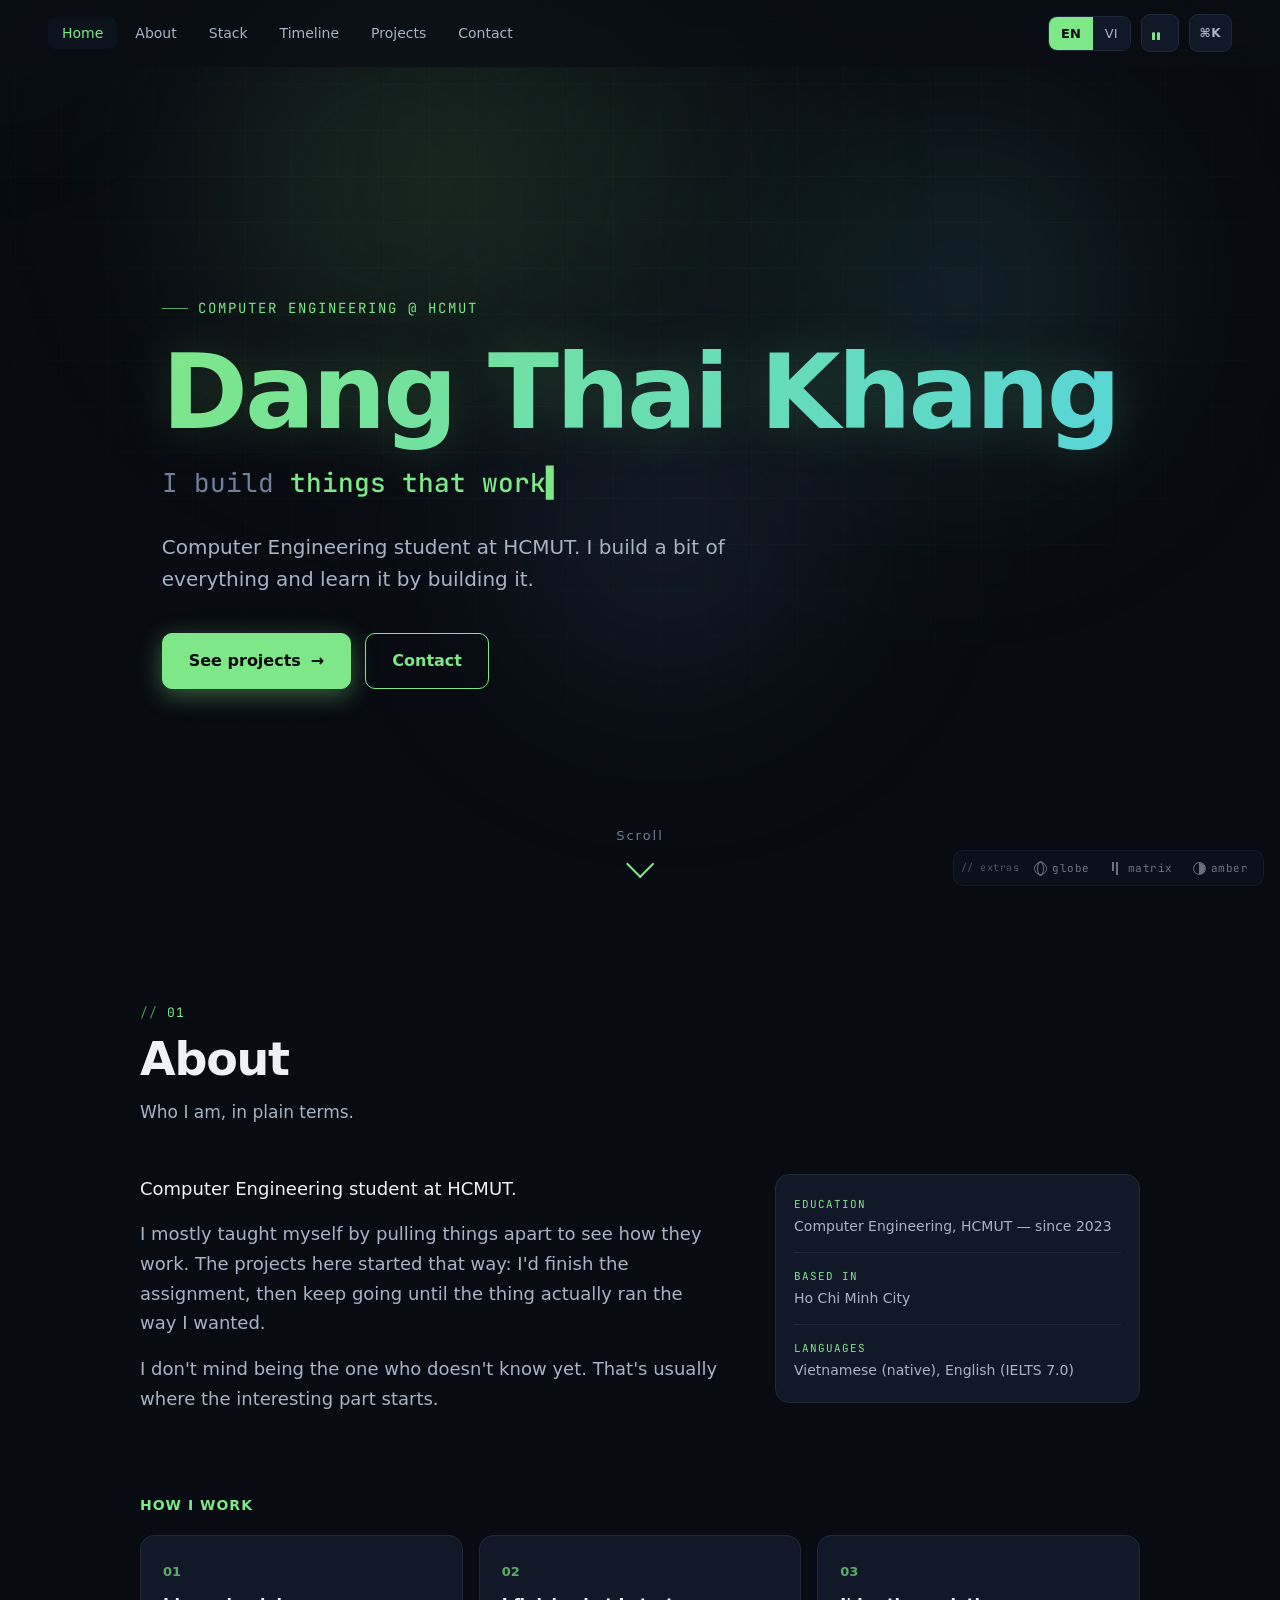
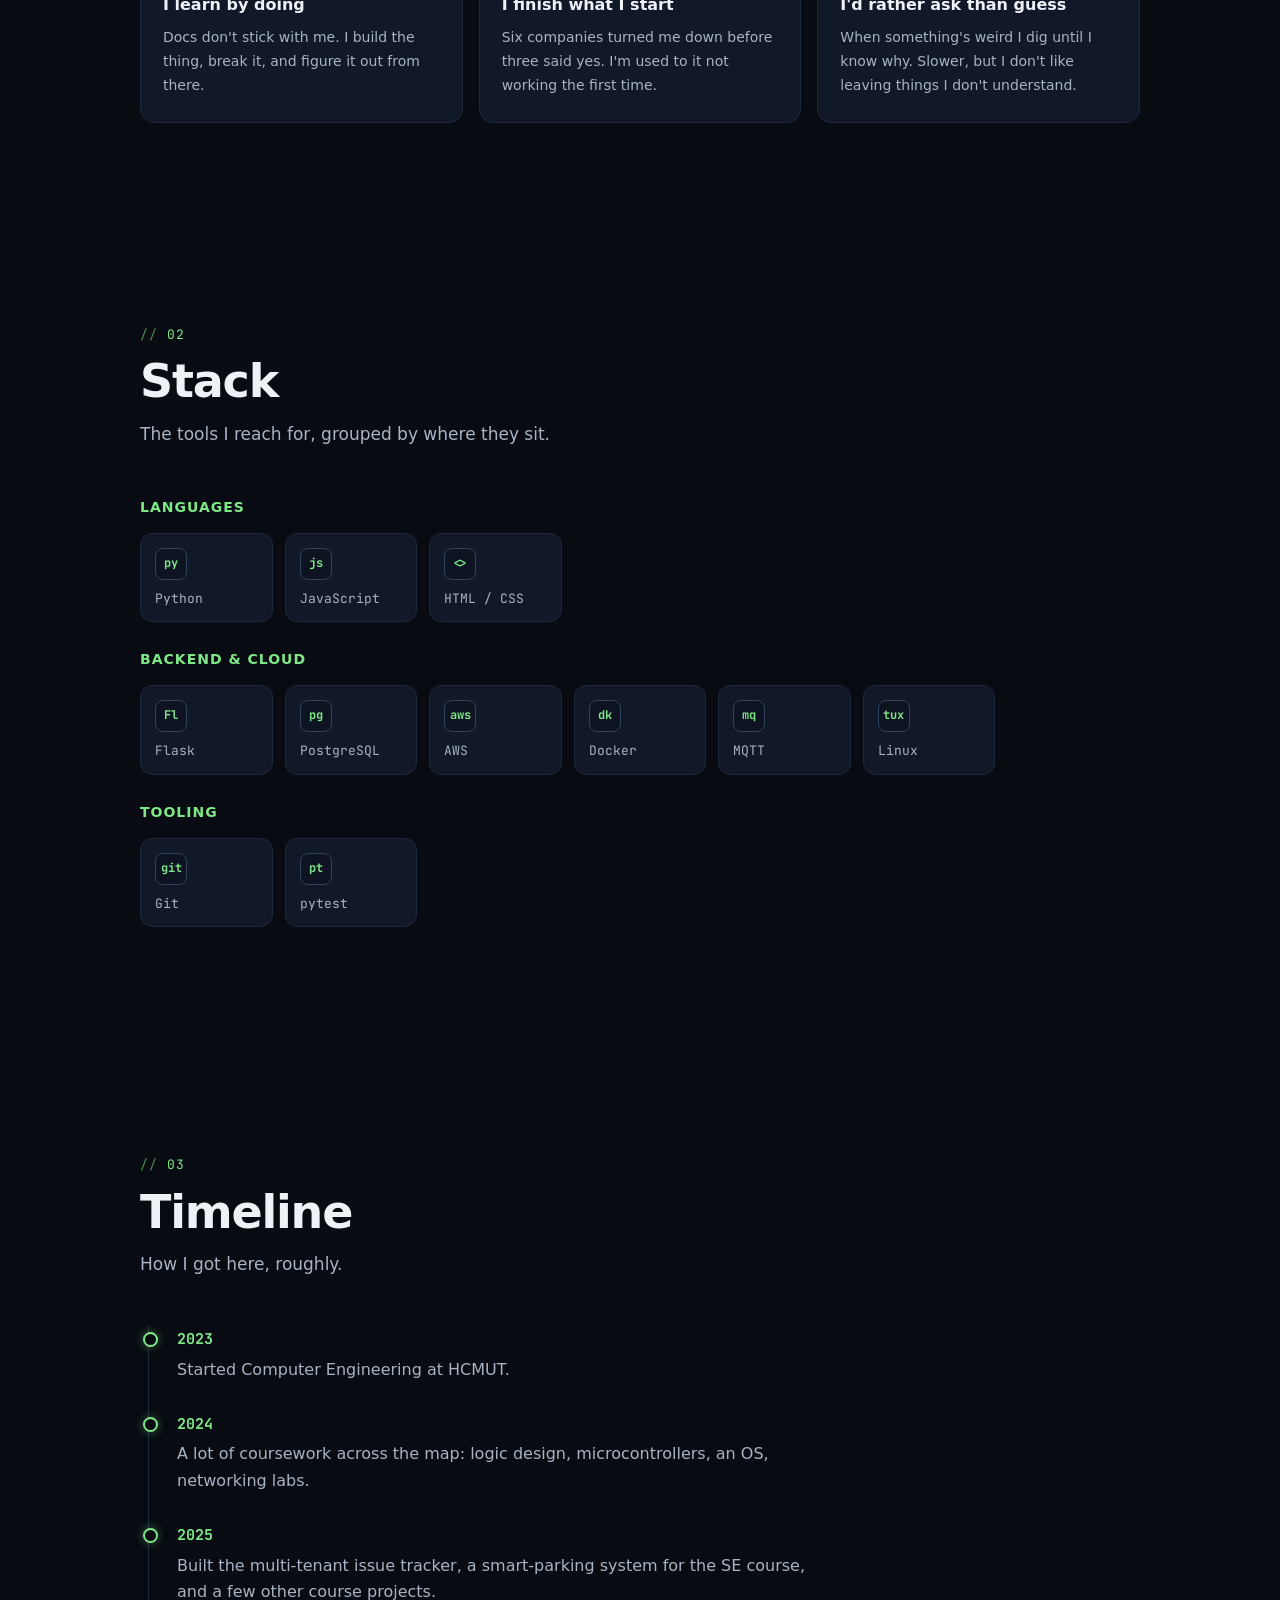
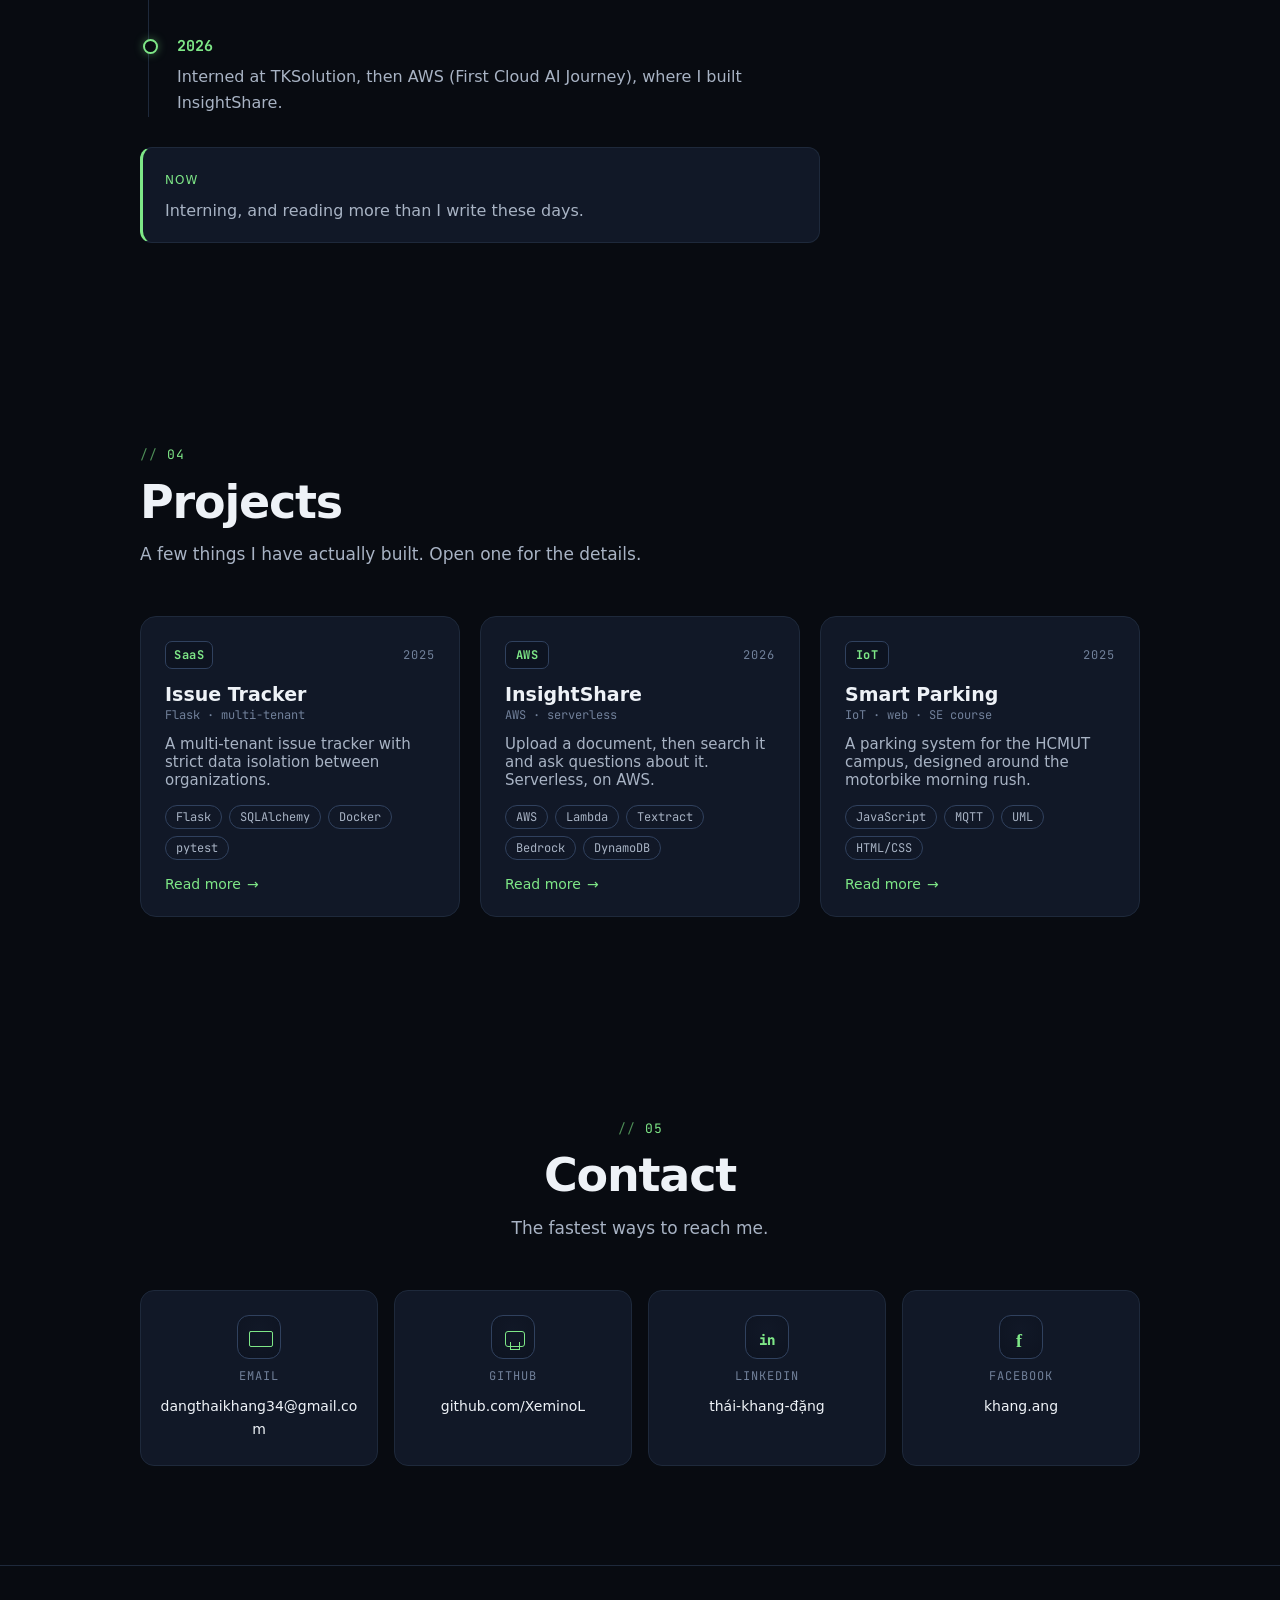
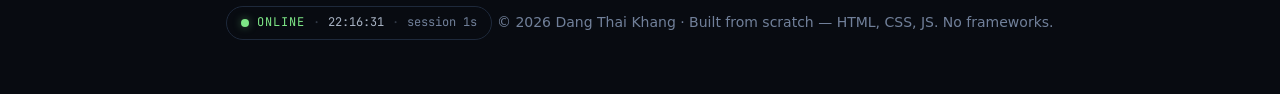
<file: index.html>
<!DOCTYPE html>
<html lang="en">
<head>
  <meta charset="UTF-8">
  <meta name="viewport" content="width=device-width, initial-scale=1.0">
  <meta name="description" content="Dang Thai Khang — Computer Engineering student at HCMUT. I have built a bit of everything, and I usually learn a thing by just building it.">
  <meta name="author" content="Dang Thai Khang">
  <meta name="theme-color" content="#0a0e14">
  <meta name="color-scheme" content="dark">
  <title>Dang Thai Khang — Computer Engineering @ HCMUT</title>

  <!-- social cards -->
  <meta property="og:title" content="Dang Thai Khang — Computer Engineering @ HCMUT">
  <meta property="og:description" content="Computer Engineering student at HCMUT. Built a bit of everything so far. This site is from scratch, no frameworks.">
  <meta property="og:type" content="website">
  <meta property="og:url" content="https://xeminol.github.io/MyPortfolio/">
  <meta property="og:image" content="https://xeminol.github.io/MyPortfolio/og.png">
  <meta property="og:image:width" content="1200">
  <meta property="og:image:height" content="630">
  <meta name="twitter:card" content="summary_large_image">
  <meta name="twitter:title" content="Dang Thai Khang — Computer Engineering @ HCMUT">
  <meta name="twitter:description" content="Computer Engineering student at HCMUT. Built a bit of everything so far. This site is from scratch, no frameworks.">
  <meta name="twitter:image" content="https://xeminol.github.io/MyPortfolio/og.png">

  <link rel="preconnect" href="https://fonts.googleapis.com">
  <link rel="preconnect" href="https://fonts.gstatic.com" crossorigin>
  <link href="https://fonts.googleapis.com/css2?family=JetBrains+Mono:wght@400;500;600;700;800&display=swap" rel="stylesheet">
  <style>
/* =====================================================================
   style.css — Dang Thai Khang portfolio (neon-dark, monospace).
   ===================================================================== */

:root {
  --bg: #080b11;
  --bg-2: #0d1320;
  --surface: #111827;
  --surface-2: #16203250;
  --border: #1e293b;
  --border-hi: #30415e;
  --green: #7ee787;
  --green-dim: #56d364;
  --cyan: #56d4dd;
  --blue: #79c0ff;
  --text: #eef2f7;
  --text-dim: #a8b3c4;
  --text-faint: #71809a;
  --glow: rgba(126, 231, 135, 0.4);
  --shadow: rgba(0, 0, 0, 0.5);
  --maxw: 1080px;
  --ease: cubic-bezier(0.22, 1, 0.36, 1);
  /* Sans for headings + prose (this is what makes it read like a real product,
     not a student's terminal). Mono kept for code, labels, tags, numbers. */
  --sans: 'Inter', system-ui, -apple-system, 'Segoe UI Variable', 'Segoe UI', Roboto, Helvetica, Arial, sans-serif;
  --mono: 'JetBrains Mono', ui-monospace, 'SF Mono', Menlo, 'Courier New', monospace;
}

/* Hidden "amber" easter egg: recolor the whole phosphor palette to amber CRT,
   add a warm tint + faint scanlines. Toggled by body.amber (type "amber"). */
body.amber {
  --bg: #100a02;
  --bg-2: #16100440;
  --surface: #1c1305;
  --surface-2: #1c130550;
  --border: #3a2a0e;
  --border-hi: #55400f;
  --green: #ffb84d;
  --green-dim: #e0952e;
  --cyan: #ffcf7a;
  --blue: #ffd9a0;
  --text: #ffe6bf;
  --text-dim: #d8b98a;
  --text-faint: #a88c62;
  --glow: rgba(255, 184, 77, 0.4);
}
body.amber::after {
  content: '';
  position: fixed; inset: 0; z-index: 9998; pointer-events: none;
  background: repeating-linear-gradient(rgba(255, 184, 77, 0.05) 0 1px, transparent 1px 3px);
  mix-blend-mode: overlay;
}
body.amber { animation: crtflicker 6s infinite; }
@keyframes crtflicker { 0%, 96%, 100% { filter: none; } 98% { filter: brightness(1.08); } }

/* ===== GLITCH EGG (amber CRT) — a rare horror-.exe flicker, then a faint
   sigil blinks into a corner for a few seconds; click it to flip amber CRT. ===== */
.glitch-overlay {
  position: fixed; inset: 0; z-index: 9997; pointer-events: none; opacity: 0;
  background:
    linear-gradient(90deg, rgba(255,0,64,0.12), transparent 8%, transparent 92%, rgba(0,200,255,0.12)),
    repeating-linear-gradient(rgba(255,255,255,0.05) 0 2px, transparent 2px 5px);
  mix-blend-mode: screen;
}
.glitch-overlay.fire { animation: glitchfire 0.42s steps(2) 1; }
@keyframes glitchfire {
  0% { opacity: 0; transform: translate(0,0); }
  15% { opacity: 1; transform: translate(-6px,2px); filter: hue-rotate(30deg); }
  30% { opacity: 0.7; transform: translate(5px,-3px); }
  45% { opacity: 1; transform: translate(-3px,1px); clip-path: inset(20% 0 40% 0); }
  60% { opacity: 0.5; transform: translate(4px,0); clip-path: inset(60% 0 10% 0); }
  100% { opacity: 0; transform: translate(0,0); clip-path: none; }
}
@media (prefers-reduced-motion: reduce) { .glitch-overlay.fire { animation: none; opacity: 0; } }

* { margin: 0; padding: 0; box-sizing: border-box; }
html { scroll-behavior: smooth; }
body {
  font-family: var(--sans);
  background: var(--bg); color: var(--text);
  line-height: 1.65; font-size: 16px; overflow-x: hidden;
  -webkit-font-smoothing: antialiased; text-rendering: optimizeLegibility;
}
/* mono only where it earns it: code, technical labels, tags, numbers, the eggs */
.mono, code, kbd, .section-num, .tech-glyph, .tech-name, .proj-icon, .proj-year,
.tag, .pmeta, .cc-label, .fact-key, .tl-year, .hero-kicker, .status-bar,
.egg-name, .egg-dock-tag, .lang-pill button, .icon-btn { font-family: var(--mono); }
body.intro-lock, body.page-open { overflow: hidden; }
img { max-width: 100%; display: block; }

/* ===== focus + selection (a11y) ===== */
:focus-visible { outline: 2px solid var(--green); outline-offset: 3px; border-radius: 6px; }
a, button { -webkit-tap-highlight-color: transparent; }
::selection { background: rgba(126, 231, 135, 0.28); color: #fff; }

/* ===== background scene =====
   Everything here is CSS transform/opacity only (GPU) — no canvas, no blur being
   re-rendered per frame. The scene wrapper is nudged by the cursor for parallax. */
.bg-scene {
  position: fixed; inset: 0; z-index: 0; pointer-events: none;
  transform: translate3d(0,0,0); will-change: transform;
}
.bg-grid {
  position: absolute; inset: -6%; pointer-events: none;
  background-image:
    linear-gradient(rgba(126,231,135,0.025) 1px, transparent 1px),
    linear-gradient(90deg, rgba(126,231,135,0.025) 1px, transparent 1px);
  background-size: 46px 46px;
  /* fade the grid out toward the edges so it reads as a surface, not wallpaper */
  -webkit-mask-image: radial-gradient(ellipse 90% 80% at 50% 32%, #000 30%, transparent 78%);
  mask-image: radial-gradient(ellipse 90% 80% at 50% 32%, #000 30%, transparent 78%);
}
.bg-glow {
  position: absolute; width: 60vw; max-width: 720px; aspect-ratio: 1;
  background: radial-gradient(circle, var(--glow) 0%, transparent 60%);
  top: -22%; left: 50%; transform: translateX(-50%);
  opacity: 0.16; animation: float 16s ease-in-out infinite; will-change: transform;
}
@keyframes float { 0%,100%{transform:translateX(-50%) translateY(0);} 50%{transform:translateX(-50%) translateY(30px);} }

/* aurora — big soft color washes drifting behind the grid */
.bg-aurora {
  position: absolute; border-radius: 50%; pointer-events: none;
  filter: blur(70px); opacity: 0.32; will-change: transform;
  mix-blend-mode: screen;
}
.bg-aurora-1 { width: 46vw; height: 46vw; top: -12%; left: 8%;
  background: radial-gradient(circle, rgba(126,231,135,0.5), transparent 68%);
  animation: aur1 26s ease-in-out infinite; }
.bg-aurora-2 { width: 42vw; height: 42vw; top: 2%; right: 4%; left: auto;
  background: radial-gradient(circle, rgba(86,212,221,0.45), transparent 68%);
  animation: aur2 32s ease-in-out infinite; }
.bg-aurora-3 { width: 40vw; height: 40vw; top: 30%; left: 32%;
  background: radial-gradient(circle, rgba(121,192,255,0.35), transparent 68%);
  animation: aur3 38s ease-in-out infinite; }
/* translate-only keyframes (no scale/no re-blur): the blur is baked once, the GPU
   just moves the layer. This is the part that keeps it smooth on a laptop. */
@keyframes aur1 { 0%,100%{transform:translate3d(0,0,0);} 50%{transform:translate3d(6vw,4vw,0);} }
@keyframes aur2 { 0%,100%{transform:translate3d(0,0,0);} 50%{transform:translate3d(-5vw,5vw,0);} }
@keyframes aur3 { 0%,100%{transform:translate3d(0,0,0);} 50%{transform:translate3d(3vw,-4vw,0);} }
@media (prefers-reduced-motion: reduce) {
  .bg-aurora, .bg-glow { animation: none; }
}
#rain { position: fixed; inset: 0; z-index: 0; pointer-events: none; opacity: 0; transition: opacity 0.8s; }
body.rain #rain { opacity: 0.16; }
.spotlight {
  position: fixed; top: 0; left: 0; width: 600px; height: 600px; margin: -300px 0 0 -300px;
  z-index: 0; pointer-events: none;
  background: radial-gradient(circle, var(--glow) 0%, transparent 60%);
  opacity: 0.06; will-change: transform;
}

/* ===== progress bar ===== */
.progress-bar {
  position: fixed; top: 0; left: 0; height: 3px; width: 0;
  background: linear-gradient(90deg, var(--green), var(--cyan));
  box-shadow: 0 0 12px var(--glow); z-index: 1000; transition: width 0.1s linear;
}

/* ===== navbar ===== */
.nav {
  position: fixed; top: 0; left: 0; right: 0; z-index: 900;
  display: flex; align-items: center; justify-content: flex-end; gap: 16px;
  padding: 14px clamp(16px, 4vw, 48px);
  background: rgba(10,14,20,0.72); backdrop-filter: blur(14px); -webkit-backdrop-filter: blur(14px);
  border-bottom: 1px solid transparent; transition: border-color 0.3s, background 0.3s;
}
.nav.scrolled { border-bottom-color: var(--border); }
.nav-links { display: flex; align-items: center; gap: 4px; list-style: none; margin-right: auto; }
.nav-links a {
  color: var(--text-dim); text-decoration: none; font-size: 14px;
  padding: 8px 14px; border-radius: 8px; transition: color 0.2s, background 0.2s;
}
.nav-links a:hover, .nav-links a.active { color: var(--green); background: var(--surface-2); }
.nav-tools { display: flex; align-items: center; gap: 10px; }
.lang-pill { display: inline-flex; border: 1px solid var(--border); border-radius: 9px; overflow: hidden; }
.lang-pill button { background: var(--surface); border: none; padding: 9px 12px; font-family: inherit; font-size: 13px; color: var(--text-dim); cursor: pointer; transition: all 0.2s; }
.lang-pill button.on { background: var(--green); color: var(--bg); font-weight: 700; }
.icon-btn {
  display: grid; place-items: center; height: 38px; min-width: 38px; padding: 0 10px; border-radius: 9px;
  background: var(--surface); border: 1px solid var(--border); color: var(--text-dim);
  cursor: pointer; font-size: 12px; font-weight: 700; letter-spacing: 0.5px; font-family: inherit; transition: all 0.2s;
}
.icon-btn:hover { color: var(--green); border-color: var(--green); box-shadow: 0 0 12px var(--glow); }
.nav-burger { display: none; }

/* ===== layout ===== */
.wrap { position: relative; z-index: 1; max-width: var(--maxw); margin: 0 auto; padding: 0 clamp(18px, 4vw, 40px); }
section { padding: clamp(72px, 11vh, 128px) 0; }
.section-head { margin-bottom: 48px; }
.section-num { color: var(--green); font-size: 13px; letter-spacing: 1px; }
.section-num::before { content: '// '; opacity: 0.6; }
.section-title { font-size: clamp(30px, 5vw, 46px); font-weight: 800; letter-spacing: -1.2px; margin-top: 10px; line-height: 1.05; }
.section-lead { color: var(--text-dim); margin-top: 14px; max-width: 620px; font-size: clamp(15px, 1.8vw, 17px); }

/* ===== reveal ===== */
.reveal { opacity: 0; transform: translateY(26px); transition: opacity 0.7s var(--ease), transform 0.7s var(--ease); }
.reveal.in { opacity: 1; transform: none; }

/* ===== HERO ===== */
.hero { position: relative; min-height: 100vh; display: flex; flex-direction: column; justify-content: center; padding-top: 80px; overflow: hidden; }
.hero-inner { position: relative; z-index: 1; }
.hero-kicker { color: var(--green); font-size: clamp(12px, 2vw, 14px); letter-spacing: 2px; text-transform: uppercase; margin-bottom: 20px; display: inline-flex; align-items: center; gap: 10px; }
.hero-kicker::before { content: ''; width: 26px; height: 1px; background: var(--green); opacity: 0.7; }
.hero-name { font-size: clamp(46px, 10vw, 104px); font-weight: 800; line-height: 1.0; letter-spacing: -3px; }
.hero-name .grad {
  background: linear-gradient(120deg, var(--green), var(--cyan) 55%, var(--blue));
  background-size: 200% 100%; -webkit-background-clip: text; background-clip: text; color: transparent;
  /* slow gradient drift + a soft glow so the name reads as lit, not printed */
  filter: drop-shadow(0 0 24px rgba(126,231,135,0.18));
  animation: gradShift 12s ease-in-out infinite;
}
@keyframes gradShift { 0%,100%{background-position:0% 50%;} 50%{background-position:100% 50%;} }
@media (prefers-reduced-motion: reduce) { .hero-name .grad { animation: none; } }
.hero-type { font-family: var(--mono); font-size: clamp(16px, 3vw, 26px); font-weight: 500; color: var(--text); margin-top: 18px; }
.hero-type .dim { color: var(--text-faint); font-weight: 400; }
.hero-type #typeText { color: var(--green); }
.type-caret { color: var(--green); animation: blink 1.1s step-end infinite; }
@keyframes blink { 0%,100%{opacity:1;} 50%{opacity:0;} }
.hero-tagline { color: var(--text-dim); font-size: clamp(16px, 2.4vw, 20px); max-width: 620px; margin-top: 26px; line-height: 1.6; }
.hero-actions { display: flex; flex-wrap: wrap; gap: 14px; margin-top: 38px; }
.btn { font-family: inherit; font-size: 16px; font-weight: 600; padding: 14px 26px; border-radius: 10px; cursor: pointer; text-decoration: none; display: inline-flex; align-items: center; gap: 10px; transition: all 0.25s var(--ease); border: 1px solid var(--green); }
.btn-primary { background: var(--green); color: var(--bg); box-shadow: 0 6px 24px var(--glow); }
.btn-primary:hover { transform: translateY(-3px); box-shadow: 0 10px 32px var(--glow); }
.btn-ghost { background: transparent; color: var(--green); }
.btn-ghost:hover { background: var(--surface-2); transform: translateY(-3px); }
.scroll-hint { position: absolute; bottom: 26px; left: 50%; transform: translateX(-50%); color: var(--text-faint); font-size: 13px; letter-spacing: 2px; display: flex; flex-direction: column; align-items: center; gap: 8px; text-decoration: none; z-index: 1; }
.scroll-hint .arrow { width: 20px; height: 20px; border-right: 2px solid var(--green); border-bottom: 2px solid var(--green); transform: rotate(45deg); animation: bob 1.6s ease-in-out infinite; }
@keyframes bob { 0%,100%{transform:rotate(45deg) translate(0,0); opacity:0.4;} 50%{transform:rotate(45deg) translate(4px,4px); opacity:1;} }

/* ===== ABOUT ===== */
.about-grid { display: grid; grid-template-columns: minmax(0, 1.6fr) minmax(0, 1fr); gap: clamp(24px, 4vw, 56px); align-items: start; }
.about-text { max-width: 720px; }
.about-text p { color: var(--text-dim); font-size: clamp(15px, 1.6vw, 18px); margin-bottom: 16px; }
.about-text p:first-child { color: var(--text); }
.about-facts { display: flex; flex-direction: column; gap: 0; background: var(--surface); border: 1px solid var(--border); border-radius: 14px; padding: 6px 18px; }
.fact { display: flex; flex-direction: column; gap: 2px; padding: 14px 0; border-bottom: 1px solid var(--border); }
.fact:last-child { border-bottom: none; }
.fact-key { color: var(--green); font-size: 11px; letter-spacing: 1px; text-transform: uppercase; }
.fact-val { color: var(--text-dim); font-size: 14px; }

/* how I work */
.approach { margin-top: clamp(40px, 6vw, 64px); }
.approach-label { font-size: 14px; color: var(--green); letter-spacing: 1px; text-transform: uppercase; margin-bottom: 18px; }
.ap-grid { display: grid; grid-template-columns: repeat(auto-fit, minmax(min(100%, 250px), 1fr)); gap: 16px; }
.ap-card { position: relative; background: var(--surface); border: 1px solid var(--border); border-radius: 14px; padding: 22px 22px 24px; transition: border-color 0.25s, transform 0.25s, box-shadow 0.25s; }
.ap-card:hover { border-color: var(--border-hi); transform: translateY(-3px); box-shadow: 0 12px 30px var(--shadow); }
.ap-num { color: var(--green); font-size: 13px; font-weight: 700; opacity: 0.7; }
.ap-card h4 { font-size: 16px; margin: 8px 0 8px; color: var(--text); }
.ap-card p { color: var(--text-dim); font-size: 14px; line-height: 1.7; }

/* ===== STACK (tech tiles) ===== */
.tech-group { margin-bottom: 26px; }
.tech-group h3 { font-size: 14px; color: var(--green); margin-bottom: 14px; letter-spacing: 1px; text-transform: uppercase; }
.tech-tiles { display: grid; grid-template-columns: repeat(auto-fill, minmax(min(100%, 122px), 1fr)); gap: 12px; }
.tech-tile { display: flex; flex-direction: column; align-items: flex-start; justify-content: center; gap: 10px; background: var(--surface); border: 1px solid var(--border); border-radius: 12px; padding: 14px; min-height: 84px; transition: border-color 0.25s, transform 0.25s, box-shadow 0.25s; }
.tech-tile:hover { border-color: var(--green); transform: translateY(-3px); box-shadow: 0 10px 28px var(--shadow); }
.tech-glyph { display: grid; place-items: center; width: 32px; height: 32px; flex-shrink: 0; border-radius: 8px; border: 1px solid var(--border-hi); color: var(--green); font-size: 12px; font-weight: 700; background: var(--bg-2); }
.tech-name { font-size: 13px; color: var(--text-dim); line-height: 1.35; overflow-wrap: anywhere; }
.tech-tile:hover .tech-name { color: var(--text); }

/* ===== TIMELINE ===== */
.timeline { position: relative; margin-left: 8px; padding-left: 28px; border-left: 1px solid var(--border); }
.tl-item { position: relative; padding-bottom: 28px; }
.tl-item:last-child { padding-bottom: 0; }
.tl-item::before { content: ''; position: absolute; left: -34px; top: 6px; width: 11px; height: 11px; border-radius: 50%; background: var(--bg); border: 2px solid var(--green); box-shadow: 0 0 10px var(--glow); }
.tl-year { color: var(--green); font-weight: 700; font-size: 15px; }
.tl-text { color: var(--text-dim); font-size: 16px; margin-top: 4px; max-width: 640px; }
.now-card { margin-top: 30px; background: var(--surface); border: 1px solid var(--border); border-left: 3px solid var(--green); border-radius: 12px; padding: 18px 22px; max-width: 680px; }
.now-card .now-label { color: var(--green); font-size: 12px; letter-spacing: 1px; text-transform: uppercase; }
.now-card p { color: var(--text-dim); font-size: 16px; margin-top: 6px; }

/* ===== PROJECTS ===== */
.proj-grid { display: grid; grid-template-columns: repeat(auto-fill, minmax(min(100%, 290px), 1fr)); gap: 20px; }
/* A single featured project gets a wider centered card instead of a lonely box on the left. */
.proj-grid.single { grid-template-columns: 1fr; max-width: 540px; }
.proj-card {
  position: relative; text-align: left; cursor: pointer; background: var(--surface);
  border: 1px solid var(--border); border-radius: 16px; padding: 24px; font-family: inherit; color: inherit;
  overflow: hidden; transform-style: preserve-3d; will-change: transform;
  transform: perspective(820px) rotateX(var(--rx, 0deg)) rotateY(var(--ry, 0deg)) translateY(var(--ty, 0px));
  transition: transform 0.2s var(--ease), border-color 0.3s, box-shadow 0.3s;
}
.proj-card::after { content: ''; position: absolute; inset: 0; border-radius: 16px; background: radial-gradient(400px circle at var(--mx,50%) var(--my,0%), rgba(126,231,135,0.09), transparent 60%); opacity: 0; transition: opacity 0.3s; pointer-events: none; }
.proj-card:hover { border-color: var(--green); box-shadow: 0 16px 40px var(--shadow); }
.proj-card:hover::after { opacity: 1; }
.proj-card:focus-visible { outline: 2px solid var(--green); outline-offset: 3px; }
.proj-top { display: flex; align-items: center; justify-content: space-between; gap: 10px; }
.proj-year { color: var(--text-faint); font-size: 12px; letter-spacing: 1px; }
.proj-icon { display: inline-grid; place-items: center; min-width: 44px; height: 28px; padding: 0 8px; border-radius: 7px; border: 1px solid var(--border-hi); background: var(--bg-2); color: var(--green); font-size: 12px; font-weight: 700; letter-spacing: 0.5px; }
.proj-card h3 { font-size: 19px; margin: 14px 0 2px; }
.pmeta { color: var(--text-faint); font-size: 12px; }
.pshort { color: var(--text-dim); font-size: 15px; margin: 12px 0 16px; }
.proj-tags { display: flex; flex-wrap: wrap; gap: 7px; }
.tag { font-size: 12px; padding: 3px 10px; border: 1px solid var(--border-hi); border-radius: 20px; color: var(--text-dim); }
.proj-more { margin-top: 16px; color: var(--green); font-size: 14px; display: inline-flex; align-items: center; gap: 6px; }
.proj-more .ar { transition: transform 0.2s; }
.proj-card:hover .proj-more .ar { transform: translateX(4px); }

/* ===== CONTACT ===== */
.contact .section-head { text-align: center; }
.contact .section-lead { margin-left: auto; margin-right: auto; }
.contact-cards { display: grid; grid-template-columns: repeat(auto-fit, minmax(180px, 1fr)); gap: 16px; }
.contact-card { background: var(--surface); border: 1px solid var(--border); border-radius: 14px; padding: 24px 18px; text-decoration: none; color: var(--text); transition: all 0.3s var(--ease); display: flex; flex-direction: column; align-items: center; gap: 8px; }
.contact-card:hover { border-color: var(--green); transform: translateY(-5px); box-shadow: 0 14px 36px var(--shadow); }
.contact-card .cc-label { color: var(--text-faint); font-size: 12px; letter-spacing: 1px; text-transform: uppercase; }
.contact-card .cc-value { font-size: 14px; overflow-wrap: anywhere; text-align: center; }
/* self-drawn contact marks (no emoji) */
.cc-icon { position: relative; width: 44px; height: 44px; border-radius: 12px; border: 1px solid var(--border-hi); background: radial-gradient(circle at 50% 35%, var(--surface), var(--bg-2)); transition: box-shadow 0.3s var(--ease), border-color 0.3s; }
.contact-card:hover .cc-icon { border-color: var(--green); box-shadow: 0 0 0 4px rgba(126, 231, 135, 0.08), 0 6px 18px rgba(126, 231, 135, 0.12); }
.cc-icon::before, .cc-icon::after { content: ''; position: absolute; }
.cc-mail::before { left: 11px; top: 15px; width: 22px; height: 14px; border: 1.6px solid var(--green); border-radius: 2px; }
.cc-mail::after { left: 11px; top: 15px; width: 22px; height: 11px; border-top: 1.6px solid var(--green); transform: skewX(0); clip-path: polygon(0 0, 50% 80%, 100% 0); }
.cc-gh::before { left: 13px; top: 15px; width: 18px; height: 14px; color: var(--green); border: 1.6px solid var(--green); border-radius: 3px; }
.cc-gh::after { left: 18px; top: 26px; width: 8px; height: 7px; border: 1.6px solid var(--green); border-top: none; }
.cc-in::before { left: 13px; top: 13px; content: 'in'; color: var(--green); font-size: 14px; font-weight: 800; font-family: 'JetBrains Mono', monospace; }
.cc-in::after { display: none; }
.cc-fb::before { left: 16px; top: 11px; content: 'f'; color: var(--green); font-size: 18px; font-weight: 800; font-family: Georgia, serif; }
.cc-fb::after { display: none; }

/* ===== np-logo (equalizer mark used in nav + popup) =====
   Still by default; only animates while music is actually playing (.playing). */
.np-logo { display: inline-flex; align-items: flex-end; gap: 2px; width: 16px; height: 14px; }
.np-logo::before, .np-logo::after { content: ''; width: 3px; height: 14px; background: var(--green); border-radius: 1px; transform: scaleY(0.55); transform-origin: bottom; }
.np-logo.playing::before, .np-logo.playing::after { animation: eq 0.9s ease-in-out infinite; will-change: transform; }
.np-logo.playing::before { animation-delay: 0.15s; }
/* scaleY instead of height so the bars animate on the GPU (no per-frame reflow) */
@keyframes eq { 0%,100%{transform:scaleY(0.35);} 50%{transform:scaleY(1);} }

/* ===== SPOTIFY popup ===== */
.sp-popup { position: fixed; inset: 0; z-index: 1300; display: grid; place-items: start center; padding-top: 80px; background: rgba(5,8,13,0.6); backdrop-filter: blur(6px); -webkit-backdrop-filter: blur(6px); opacity: 0; pointer-events: none; transition: opacity 0.25s var(--ease); }
.sp-popup.open { opacity: 1; pointer-events: auto; }
.sp-card { width: min(440px, 92vw); background: var(--bg-2); border: 1px solid var(--border-hi); border-radius: 14px; padding: 18px; box-shadow: 0 30px 80px var(--shadow); transform: translateY(-12px); transition: transform 0.25s var(--ease); }
.sp-popup.open .sp-card { transform: none; }
.sp-card.live { border-color: var(--green); box-shadow: 0 0 30px var(--glow); }
.sp-top { display: flex; align-items: center; gap: 10px; margin-bottom: 14px; }
.sp-status { font-size: 11px; letter-spacing: 1px; text-transform: uppercase; color: var(--text-faint); }
.sp-card.live .sp-status { color: var(--green); }
.sp-close { margin-left: auto; background: none; border: 1px solid var(--border); color: var(--text-dim); width: 28px; height: 28px; border-radius: 7px; cursor: pointer; font-family: inherit; transition: all 0.2s; }
.sp-close:hover { color: var(--green); border-color: var(--green); }
.sp-body { display: flex; align-items: center; gap: 14px; text-decoration: none; color: var(--text); }
.sp-art { width: 56px; height: 56px; border-radius: 8px; object-fit: cover; flex-shrink: 0; }
.sp-art.ph { display: grid; place-items: center; background: var(--surface); }
.sp-meta { display: flex; flex-direction: column; min-width: 0; flex: 1; }
.sp-title { font-weight: 700; font-size: 15px; white-space: nowrap; overflow: hidden; text-overflow: ellipsis; }
.sp-artist { color: var(--text-dim); font-size: 13px; white-space: nowrap; overflow: hidden; text-overflow: ellipsis; }
.sp-idle { color: var(--text-faint); }
.sp-bars { display: flex; align-items: flex-end; gap: 2px; height: 18px; flex-shrink: 0; }
.sp-bars i { width: 3px; background: var(--green); border-radius: 1px; animation: eq 0.9s ease-in-out infinite; }
.sp-bars i:nth-child(1){animation-delay:0s;} .sp-bars i:nth-child(2){animation-delay:0.2s;}
.sp-bars i:nth-child(3){animation-delay:0.4s;} .sp-bars i:nth-child(4){animation-delay:0.1s;}

/* ===== GLOBE overlay ===== */
.globe-overlay { position: fixed; inset: 0; z-index: 1500; display: grid; place-items: center; background: radial-gradient(ellipse at center, #0a1018 0%, #05080d 70%, #03050a 100%); opacity: 0; pointer-events: none; transition: opacity 0.5s var(--ease); }
.globe-overlay.open { opacity: 1; pointer-events: auto; }
.globe-close { position: absolute; top: 22px; right: 24px; background: none; border: 1px solid var(--border-hi); color: var(--text-dim); width: 38px; height: 38px; border-radius: 9px; cursor: pointer; font-family: inherit; font-size: 16px; transition: all 0.2s; z-index: 2; }
.globe-close:hover { color: var(--green); border-color: var(--green); box-shadow: 0 0 14px var(--glow); }
#globe { display: block; cursor: grab; touch-action: none; }
.globe-hint { position: absolute; bottom: 26px; left: 50%; transform: translateX(-50%); color: var(--text-faint); font-size: 12px; letter-spacing: 1px; z-index: 2; pointer-events: none; }

/* ===== hidden matrix glyph in footer ===== */
/* Egg dock — a small terminal-style panel of extras, fixed bottom-right.
   Static, distinct icons + labels: reads as clickable without being loud. */
.egg-dock {
  position: fixed; right: 16px; bottom: 14px; z-index: 60;
  display: flex; align-items: center; gap: 4px; padding: 5px 7px;
  background: color-mix(in srgb, var(--surface) 82%, transparent);
  border: 1px solid var(--border); border-radius: 10px;
  backdrop-filter: blur(6px); opacity: 0.62; transition: opacity 0.25s;
}
.egg-dock:hover { opacity: 1; }
.egg-dock-tag { font-family: 'JetBrains Mono', monospace; font-size: 10px; color: var(--text-faint); letter-spacing: 0.5px; margin-right: 3px; }
.egg {
  display: inline-flex; align-items: center; gap: 5px; padding: 4px 7px;
  background: transparent; border: 1px solid transparent; border-radius: 7px;
  cursor: pointer; color: var(--text-dim); transition: all 0.2s var(--ease);
}
.egg:hover { border-color: var(--green); color: var(--green); background: var(--bg-2); }
.egg:focus-visible { outline: 2px solid var(--green); outline-offset: 2px; }
.egg-name { font-family: 'JetBrains Mono', monospace; font-size: 11px; letter-spacing: 0.5px; }
.egg-ico { position: relative; width: 13px; height: 13px; flex: none; }
/* globe — ringed circle with a meridian */
.egg-ico-globe { border: 1.4px solid currentColor; border-radius: 50%; }
.egg-ico-globe::before { content: ''; position: absolute; inset: 0; margin: auto; width: 5px; height: 13px; border: 1.4px solid currentColor; border-radius: 50%; }
/* matrix — three falling bars */
.egg-ico-matrix::before, .egg-ico-matrix::after { content: ''; position: absolute; top: 0; width: 2px; background: currentColor; }
.egg-ico-matrix::before { left: 2px; height: 9px; box-shadow: 4px 3px 0 currentColor; }
.egg-ico-matrix::after { left: 6px; height: 13px; }
/* amber — half-filled circle (day/night) */
.egg-ico-amber { border: 1.4px solid currentColor; border-radius: 50%; overflow: hidden; }
.egg-ico-amber::before { content: ''; position: absolute; right: 0; top: 0; bottom: 0; width: 50%; background: currentColor; }
@media (max-width: 560px) { .egg-name, .egg-dock-tag { display: none; } .egg { padding: 5px; } }
@keyframes glitch { 0%,92%{transform:translate(0,0);} 93%{transform:translate(-1px,1px); opacity:0.6;} 94%{transform:translate(1px,-1px);} 95%{transform:translate(0,0); opacity:0.3;} }

/* ===== footer + status ===== */
footer { text-align: center; padding: 40px 16px; border-top: 1px solid var(--border); color: var(--text-faint); font-size: 14px; position: relative; z-index: 1; }
.status-bar { display: inline-flex; align-items: center; gap: 8px; font-size: 12px; color: var(--text-faint); margin-bottom: 14px; padding: 6px 14px; border: 1px solid var(--border); border-radius: 20px; }
.status-bar .st-dot { width: 8px; height: 8px; border-radius: 50%; background: var(--green); box-shadow: 0 0 8px var(--glow); animation: stPulse 3.5s ease-in-out infinite; }
@keyframes stPulse { 0%,100%{opacity:1;} 50%{opacity:0.72;} }
.status-bar .st-label { color: var(--green); letter-spacing: 1px; }
.status-bar .st-sep { opacity: 0.4; }
#stClock { color: var(--text-dim); }

/* ===== PROJECT DETAIL PAGE ===== */
.project-page { position: fixed; inset: 0; z-index: 1100; overflow-y: auto; background: var(--bg); opacity: 0; pointer-events: none; transition: opacity 0.4s var(--ease); }
.project-page.open { opacity: 1; pointer-events: auto; }
.project-page:focus { outline: none; }
.pp-wrap { max-width: 780px; padding-top: 70px; padding-bottom: 90px; }
.pp-back { display: inline-flex; align-items: center; gap: 8px; background: var(--surface); border: 1px solid var(--border); color: var(--text-dim); font-family: inherit; font-size: 14px; padding: 9px 16px; border-radius: 9px; cursor: pointer; margin-bottom: 30px; transition: color 0.2s, border-color 0.2s; }
.pp-back:hover { color: var(--green); border-color: var(--green); }
.pp-back .ar { transition: transform 0.2s; }
.pp-back:hover .ar { transform: translateX(-3px); }
.pp-head { display: flex; align-items: center; gap: 16px; }
.pp-head-text { min-width: 0; }
.pp-icon { display: inline-grid; place-items: center; min-width: 56px; height: 40px; padding: 0 12px; border-radius: 10px; border: 1px solid var(--border-hi); background: var(--bg-2); color: var(--green); font-size: 15px; font-weight: 700; letter-spacing: 0.5px; flex-shrink: 0; }
.pp-name { font-size: clamp(26px, 5.5vw, 44px); font-weight: 800; letter-spacing: -1px; line-height: 1.1; }
.pp-meta { color: var(--text-faint); font-size: clamp(13px, 2.2vw, 16px); margin-top: 4px; }
.pp-tags { display: flex; flex-wrap: wrap; gap: 8px; margin: 22px 0 28px; }

.pp-block-label { display: block; color: var(--green); font-size: 11px; letter-spacing: 1px; text-transform: uppercase; margin-bottom: 10px; }

/* at a glance */
.pp-glance { background: var(--surface); border: 1px solid var(--border); border-left: 3px solid var(--green); border-radius: 12px; padding: 18px 22px; margin-bottom: 26px; }
.pp-glance ul { list-style: none; display: grid; grid-template-columns: repeat(auto-fit, minmax(min(100%, 240px), 1fr)); gap: 9px 24px; }
.pp-glance li { position: relative; padding-left: 22px; color: var(--text-dim); font-size: 14px; line-height: 1.5; }
.pp-glance li::before { content: ''; position: absolute; left: 3px; top: 4px; width: 6px; height: 10px; border: solid var(--green); border-width: 0 2px 2px 0; transform: rotate(45deg); }

/* flow diagram */
.pp-flow { margin-bottom: 30px; }
.flow { display: flex; flex-wrap: wrap; align-items: center; gap: 10px 4px; }
.flow-step { display: inline-flex; align-items: center; gap: 6px; }
.flow-node { display: inline-block; padding: 8px 13px; border: 1px solid var(--border-hi); border-radius: 9px; background: var(--bg-2); color: var(--text-dim); font-size: 13px; white-space: nowrap; animation: flowIn 0.45s var(--ease) both; animation-delay: var(--d, 0ms); }
.flow-arrow { color: var(--green); opacity: 0.55; font-size: 14px; }
@keyframes flowIn { from { opacity: 0; transform: translateY(8px); } to { opacity: 1; transform: none; } }

/* story blocks (override the global section padding — these are subsections) */
.pp-block { margin-bottom: 24px; padding: 0; }
.pp-h { font-size: 12px; color: var(--green); letter-spacing: 1px; text-transform: uppercase; font-weight: 700; margin-bottom: 8px; }
.pp-block p { color: var(--text-dim); font-size: clamp(15px, 1.7vw, 17px); line-height: 1.8; }
.pp-block:first-of-type p { color: var(--text); }

/* footer */
.pp-foot { margin-top: 32px; padding-top: 22px; border-top: 1px solid var(--border); display: flex; flex-wrap: wrap; align-items: center; gap: 6px 16px; }
.pp-gh { font-size: 15px; }
.pp-note { color: var(--text-faint); font-size: 13px; }

/* shared link style */
.tlink { color: var(--green); text-decoration: none; border-bottom: 1px dotted var(--green); transition: all 0.2s; }
.tlink:hover { text-shadow: 0 0 8px var(--glow); }

/* ===== COMMAND PALETTE ===== */
.palette { position: fixed; inset: 0; z-index: 1300; display: grid; place-items: start center; padding-top: 14vh; background: rgba(5,8,13,0.7); backdrop-filter: blur(6px); -webkit-backdrop-filter: blur(6px); opacity: 0; pointer-events: none; transition: opacity 0.2s var(--ease); }
.palette.open { opacity: 1; pointer-events: auto; }
.palette-box { width: min(520px, 92vw); background: var(--bg-2); border: 1px solid var(--border-hi); border-radius: 14px; overflow: hidden; box-shadow: 0 30px 80px var(--shadow); }
.palette-input { width: 100%; background: none; border: none; border-bottom: 1px solid var(--border); outline: none; color: var(--text); font-family: inherit; font-size: 17px; padding: 18px 20px; }
.palette-list { list-style: none; max-height: 50vh; overflow-y: auto; padding: 6px; }
.pl-item { display: flex; align-items: center; gap: 12px; padding: 11px 14px; border-radius: 9px; cursor: pointer; color: var(--text-dim); font-size: 15px; }
.pl-item.sel, .pl-item:hover { background: var(--surface); color: var(--green); }
.pl-icon { width: 22px; text-align: center; }
.pl-empty { color: var(--text-faint); padding: 18px; text-align: center; }

/* ===== system boot intro (canvas HUD) ===== */
.intro { position: fixed; inset: 0; z-index: 2000; background: radial-gradient(ellipse at center, #0a1018 0%, #05080d 70%, #03050a 100%); transition: opacity 0.5s var(--ease), visibility 0.5s; }
.intro.done { opacity: 0; visibility: hidden; }
.hud-cv { position: absolute; inset: 0; width: 100%; height: 100%; }
.intro-log { position: absolute; left: clamp(16px, 5vw, 60px); bottom: clamp(20px, 6vh, 60px); z-index: 3; font-size: 12px; text-align: left; width: min(340px, 80vw); }
.log-line { color: var(--text-dim); opacity: 0; transform: translateX(-8px); transition: all 0.3s var(--ease); margin: 3px 0; }
.log-line.in { opacity: 1; transform: none; }
.log-ok { color: var(--green); }

/* ===== toast ===== */
.toast { position: fixed; left: 50%; bottom: 32px; transform: translate(-50%, 16px); opacity: 0; visibility: hidden; background: var(--surface); border: 1px solid var(--green); border-radius: 12px; padding: 13px 22px; color: var(--text); font-size: 15px; z-index: 1400; box-shadow: 0 12px 36px var(--shadow); transition: transform 0.4s var(--ease), opacity 0.4s var(--ease), visibility 0.4s; max-width: 90vw; }
.toast.show { transform: translate(-50%, 0); opacity: 1; visibility: visible; }

/* ===== responsive ===== */
@media (max-width: 860px) {
  .about-grid { grid-template-columns: 1fr; gap: 28px; }
  .about-facts { max-width: 520px; }
}
@media (max-width: 760px) { .tech-tiles { grid-template-columns: repeat(auto-fill, minmax(104px, 1fr)); } }
@media (max-width: 680px) {
  .nav-links {
    position: fixed; top: 64px; right: 12px; left: 12px; flex-direction: column; align-items: stretch; gap: 4px;
    background: var(--bg-2); border: 1px solid var(--border); border-radius: 12px; padding: 10px;
    box-shadow: 0 16px 40px var(--shadow); transform: translateY(-12px); opacity: 0; pointer-events: none; transition: all 0.25s var(--ease);
  }
  .nav-links.open { transform: none; opacity: 1; pointer-events: auto; }
  .nav-links a { padding: 12px 14px; font-size: 16px; }
  .nav-burger { display: grid; }
  #paletteBtn { display: none; }
  .pp-icon { font-size: 36px; }
}
@media (prefers-reduced-motion: reduce) {
  *, *::before, *::after { animation-duration: 0.01ms !important; transition-duration: 0.12s !important; }
  html { scroll-behavior: auto; }
  .reveal { opacity: 1; transform: none; }
}

</style>
  <!-- self-drawn monogram favicon (no emoji) -->
  <link rel="icon" href="data:image/svg+xml,%3Csvg xmlns='http://www.w3.org/2000/svg' viewBox='0 0 64 64'%3E%3Crect width='64' height='64' rx='14' fill='%230a0e14'/%3E%3Crect x='4' y='4' width='56' height='56' rx='11' fill='none' stroke='%237ee787' stroke-width='2'/%3E%3Ctext x='32' y='43' font-family='monospace' font-size='28' font-weight='700' text-anchor='middle' fill='%237ee787'%3EDK%3C/text%3E%3C/svg%3E">
</head>
<body class="intro-lock">
  <!-- system boot intro: HUD on canvas (runs every visit; Skip available) -->
  <div class="intro" id="intro">
    <canvas id="hud" class="hud-cv" aria-hidden="true"></canvas>
    <div class="intro-log" id="introLog"></div>
  </div>

  <div class="bg-scene" id="bgScene" aria-hidden="true">
    <div class="bg-aurora bg-aurora-1"></div>
    <div class="bg-aurora bg-aurora-2"></div>
    <div class="bg-aurora bg-aurora-3"></div>
    <div class="bg-grid"></div>
    <div class="bg-glow"></div>
  </div>
  <div class="spotlight" id="spotlight" aria-hidden="true"></div>
  <div class="glitch-overlay" id="glitchOverlay" aria-hidden="true"></div>
  <canvas id="rain"></canvas>

  <div class="progress-bar" id="progress"></div>

  <!-- NAVBAR (no brand / logo) -->
  <nav class="nav" id="nav">
    <ul class="nav-links" id="navLinks"></ul>
    <div class="nav-tools">
      <span class="lang-pill" title="Language / Ngôn ngữ">
        <button id="langEN" class="on" onclick="setLang('en')">EN</button>
        <button id="langVI" onclick="setLang('vi')">VI</button>
      </span>
      <button class="icon-btn" id="spotifyBtn" title="Now playing" aria-label="Now playing">
        <span class="np-logo"></span>
      </button>
      <button class="icon-btn" id="paletteBtn" title="Quick nav (Ctrl+K)" aria-label="Command palette">⌘K</button>
      <button class="icon-btn nav-burger" id="navBurger" aria-label="Menu">☰</button>
    </div>
  </nav>

  <!-- SECTIONS (filled by app.js) -->
  <header class="hero" id="home"></header>
  <section id="about"></section>
  <section id="stack"></section>
  <section id="timeline"></section>
  <section id="projects"></section>
  <section id="contact"></section>
  <footer>
    <div class="status-bar" id="statusBar"></div>
    <span id="footerText"></span>
  </footer>

  <!-- Little terminal-style control panel of extras, fixed bottom-right. Static,
       distinct icons + labels so it reads as "things you can click" without shouting. -->
  <div class="egg-dock" id="eggDock">
    <span class="egg-dock-tag">// extras</span>
    <button class="egg" data-egg="globe"  aria-label="Globe">
      <span class="egg-ico egg-ico-globe"></span><span class="egg-name">globe</span>
    </button>
    <button class="egg" data-egg="matrix" aria-label="Matrix rain">
      <span class="egg-ico egg-ico-matrix"></span><span class="egg-name">matrix</span>
    </button>
    <button class="egg" data-egg="amber"  aria-label="Amber CRT">
      <span class="egg-ico egg-ico-amber"></span><span class="egg-name">amber</span>
    </button>
  </div>

  <!-- PROJECT DETAIL PAGE (hash route #/p/<id>) -->
  <div class="project-page" id="projectPage"></div>

  <!-- SPOTIFY popup -->
  <div class="sp-popup" id="spotifyPopup" role="dialog" aria-modal="true">
    <div class="sp-card" id="spotifyCard">
      <div class="sp-top">
        <span class="np-logo"></span>
        <span class="sp-status" id="spotifyStatus">—</span>
        <button class="sp-close" id="spotifyClose" aria-label="Close">✕</button>
      </div>
      <div id="spotifyBody"><div class="sp-idle">—</div></div>
    </div>
  </div>

  <!-- GLOBE overlay (easter-egg-feel 3D earth) -->
  <div class="globe-overlay" id="globeOverlay" role="dialog" aria-modal="true">
    <button class="globe-close" id="globeClose" aria-label="Close">✕</button>
    <canvas id="globe" aria-hidden="true"></canvas>
    <div class="globe-hint" id="globeHint"></div>
  </div>

  <!-- COMMAND PALETTE (Ctrl/⌘ + K) -->
  <div class="palette" id="palette" role="dialog" aria-modal="true">
    <div class="palette-box">
      <input id="paletteInput" class="palette-input" type="text" autocomplete="off"
             autocapitalize="off" autocorrect="off" spellcheck="false" aria-label="Command palette">
      <ul class="palette-list" id="paletteList"></ul>
    </div>
  </div>

  <div class="toast" id="toast"></div>

  <script>
/* === data.js === */
/* =====================================================================
   data.js — all content for the portfolio (bilingual EN / VI).

   Voice: short, direct, technical. Plain words, no buzzwords, no scores,
   no boasting. Only real, verified facts. If something is half-built it
   says so. Edit this file to change content, then run `node build.js`.
   ===================================================================== */

const PROFILE = {
  name: 'Dang Thai Khang',
  nameVI: 'Đặng Thái Khang',
  initials: 'DK',
  email: 'dangthaikhang34@gmail.com',
  github: 'XeminoL',
  githubUrl: 'https://github.com/XeminoL',
  linkedin: 'thái-khang-đặng',
  linkedinUrl: 'https://www.linkedin.com/in/th%C3%A1i-khang-%C4%91%E1%BA%B7ng-329645296/',
  facebookUrl: 'https://www.facebook.com/khang.ang.270801/',
  location: { en: 'Ho Chi Minh City, Vietnam', vi: 'TP. Hồ Chí Minh, Việt Nam' },
  role: { en: 'Computer Engineering @ HCMUT', vi: 'Kỹ thuật Máy tính @ Bách Khoa' },
  // titles cycled by the hero typing effect — concrete things actually built
  roles: {
    en: ['things that work', 'a multi-tenant backend', 'a document assistant on AWS', 'a smart-parking system'],
    vi: ['những thứ chạy được', 'một backend multi-tenant', 'một trợ lý tài liệu trên AWS', 'một hệ thống bãi xe thông minh'],
  },
  tagline: {
    en: "Computer Engineering student at HCMUT. I build a bit of everything and learn it by building it.",
    vi: "Sinh viên Kỹ thuật Máy tính ở Bách Khoa. Mình làm đủ thứ, và học bằng cách bắt tay làm.",
  },
};

const NAV = [
  { id: 'home', label: { en: 'Home', vi: 'Trang chủ' } },
  { id: 'about', label: { en: 'About', vi: 'Giới thiệu' } },
  { id: 'stack', label: { en: 'Stack', vi: 'Công nghệ' } },
  { id: 'timeline', label: { en: 'Timeline', vi: 'Hành trình' } },
  { id: 'projects', label: { en: 'Projects', vi: 'Dự án' } },
  { id: 'contact', label: { en: 'Contact', vi: 'Liên hệ' } },
];

const GITHUB_USER = 'XeminoL';

const SPOTIFY = {
  endpoint: 'https://my-website-pink-rho-50.vercel.app/api/now-playing',
};

/* Quick facts — shown as a small strip under About. Plain, checkable. */
const FACTS = [
  { label: { en: 'Education', vi: 'Học vấn' },
    value: { en: 'Computer Engineering, HCMUT — since 2023', vi: 'Kỹ thuật Máy tính, ĐH Bách Khoa — từ 2023' } },
  { label: { en: 'Based in', vi: 'Ở' },
    value: { en: 'Ho Chi Minh City', vi: 'TP. Hồ Chí Minh' } },
  { label: { en: 'Languages', vi: 'Ngôn ngữ' },
    value: { en: 'Vietnamese (native), English (IELTS 7.0)', vi: 'Tiếng Việt (bản ngữ), Tiếng Anh (IELTS 7.0)' } },
];

/* About — three short paragraphs. Plain and factual. */
const ABOUT = {
  en: [
    "Computer Engineering student at HCMUT.",
    "I mostly taught myself by pulling things apart to see how they work. The projects here started that way: I'd finish the assignment, then keep going until the thing actually ran the way I wanted.",
    "I don't mind being the one who doesn't know yet. That's usually where the interesting part starts.",
  ],
  vi: [
    "Sinh viên Kỹ thuật Máy tính ở Bách Khoa.",
    "Phần lớn mình tự học bằng cách tháo mọi thứ ra xem nó chạy thế nào. Mấy project ở đây bắt đầu vậy: xong bài rồi mình làm tiếp cho tới khi nó chạy đúng ý.",
    "Mình không ngại là người chưa biết. Đó thường là chỗ phần thú vị bắt đầu.",
  ],
};

/* How I work — concrete habits, each tied to a real project. */
const APPROACH = {
  en: [
    { title: 'I learn by doing',
      body: "Docs don't stick with me. I build the thing, break it, and figure it out from there." },
    { title: 'I finish what I start',
      body: "Six companies turned me down before three said yes. I'm used to it not working the first time." },
    { title: "I'd rather ask than guess",
      body: "When something's weird I dig until I know why. Slower, but I don't like leaving things I don't understand." },
  ],
  vi: [
    { title: 'Mình học bằng cách làm',
      body: "Đọc tài liệu không vào đầu. Mình dựng, làm hỏng, rồi từ đó mò ra." },
    { title: 'Bắt đầu thì làm cho xong',
      body: "Sáu công ty từ chối trước khi có ba chỗ nhận. Mình quen việc lần đầu không chạy rồi." },
    { title: 'Thà hỏi còn hơn đoán',
      body: "Thứ gì lạ là mình đào tới khi hiểu. Chậm hơn, nhưng mình không thích để lại cái mình chưa hiểu." },
  ],
};

/* Now — neutral, present tense. */
const NOW = {
  en: 'Interning, and reading more than I write these days.',
  vi: 'Đang thực tập, dạo này đọc nhiều hơn viết.',
};

/* Timeline — real milestones. Years are approximate by design.
   To name the 2026 employers, just add them into the 2026 text. */
const TIMELINE = {
  en: [
    { year: '2023', text: 'Started Computer Engineering at HCMUT.' },
    { year: '2024', text: 'A lot of coursework across the map: logic design, microcontrollers, an OS, networking labs.' },
    { year: '2025', text: 'Built the multi-tenant issue tracker, a smart-parking system for the SE course, and a few other course projects.' },
    { year: '2026', text: 'Interned at TKSolution, then AWS (First Cloud AI Journey), where I built InsightShare.' },
  ],
  vi: [
    { year: '2023', text: 'Bắt đầu Kỹ thuật Máy tính tại ĐH Bách Khoa.' },
    { year: '2024', text: 'Nhiều bài tập môn trải khắp: thiết kế luận lý, vi điều khiển, hệ điều hành, lab mạng.' },
    { year: '2025', text: 'Làm issue tracker multi-tenant, một hệ thống bãi xe thông minh cho môn CNPM, và vài đồ án môn khác.' },
    { year: '2026', text: 'Thực tập ở TKSolution, rồi AWS (First Cloud AI Journey), làm InsightShare ở đó.' },
  ],
};

/* Tech stack — grouped for the visual grid. glyph is a short self-drawn
   mark (no emoji, no external icon set). */
const TECH = [
  { group: { en: 'Languages', vi: 'Ngôn ngữ' }, items: [
    { name: 'Python', glyph: 'py' }, { name: 'JavaScript', glyph: 'js' }, { name: 'HTML / CSS', glyph: '<>' },
  ]},
  { group: { en: 'Backend & cloud', vi: 'Backend & cloud' }, items: [
    { name: 'Flask', glyph: 'Fl' }, { name: 'PostgreSQL', glyph: 'pg' }, { name: 'AWS', glyph: 'aws' },
    { name: 'Docker', glyph: 'dk' }, { name: 'MQTT', glyph: 'mq' }, { name: 'Linux', glyph: 'tux' },
  ]},
  { group: { en: 'Tooling', vi: 'Công cụ' }, items: [
    { name: 'Git', glyph: 'git' }, { name: 'pytest', glyph: 'pt' },
  ]},
];

/* Projects — each has a card blurb, a flow diagram (nodes), quick
   highlights, and a structured detail page told technically.
   Written to show understanding, not to impress. None ranked above
   the others. `repo` is left as the profile for now — swap in the real
   per-project repo URL once each is pushed. */
const PROJECTS = [
  {
    id: 'issue-tracker',
    icon: 'SaaS',
    name: 'Issue Tracker',
    year: '2025',
    repo: 'https://github.com/XeminoL/issue-tracker',
    meta: { en: 'Flask · multi-tenant', vi: 'Flask · multi-tenant' },
    role: { en: 'Solo · side project', vi: 'Cá nhân · dự án phụ' },
    blurb: {
      en: 'A multi-tenant issue tracker with strict data isolation between organizations.',
      vi: 'Issue tracker multi-tenant với cô lập dữ liệu chặt giữa các tổ chức.',
    },
    tags: ['Flask', 'SQLAlchemy', 'Docker', 'pytest'],
    flow: ['Request', 'Session auth', 'RBAC + CSRF', 'Base repo (tenant_id)', 'Service', 'DB'],
    highlights: {
      en: ['Isolation enforced in the data layer, not per-route', 'Session auth + admin / member roles + CSRF', 'Rate limits on login and writes; Alembic migrations', '20 tests, incl. tenant B invisible to tenant A; Dockerized'],
      vi: ['Cô lập ép ở tầng dữ liệu, không phải từng route', 'Session auth + vai trò admin / member + CSRF', 'Giới hạn tốc độ ở login và ghi; migration bằng Alembic', '20 test, gồm tenant B vô hình với tenant A; đóng gói Docker'],
    },
    detail: {
      en: [
        { h: 'The problem', p: 'Several organizations use the same app, and none of them should ever see another one\'s issues. Everything else was built around keeping that true.' },
        { h: 'How I kept tenants apart', p: 'Instead of remembering to filter every query by the org, I put that filter in one place (a base repository) that every query has to go through. So even if I get lazy later and write a normal-looking query, it still can\'t leak another org\'s data.' },
        { h: 'The rest of it', p: 'Login with sessions, admin/member roles, CSRF on the forms, rate limits on login and writes, and an email when an issue changes. Routes stay thin: repositories talk to the DB, services hold the logic, schemas check the input. Runs under Docker with Postgres, schema handled by Alembic.' },
        { h: 'Tests', p: '20 tests. The CRUD ones are fine, but the one I actually cared about logs in as org A and checks it genuinely can\'t see org B\'s data. If that ever fails, the whole point of the project is gone.' },
      ],
      vi: [
        { h: 'Bài toán', p: 'Nhiều tổ chức dùng chung một app, và không ai được thấy issue của tổ chức khác. Mọi thứ còn lại mình xây xoay quanh việc giữ điều đó đúng.' },
        { h: 'Cách mình tách các tổ chức', p: 'Thay vì phải nhớ lọc theo tổ chức ở mỗi query, mình gom cái lọc đó vào một chỗ (một base repository) mà mọi query đều phải đi qua. Nên kể cả sau này mình có lười viết một query trông bình thường, nó vẫn không rò được dữ liệu tổ chức khác.' },
        { h: 'Phần còn lại', p: 'Đăng nhập bằng session, vai trò admin/member, CSRF ở form, giới hạn tốc độ ở login và ghi, gửi email khi issue đổi. Route giữ mỏng: repository nói với DB, service giữ logic, schema kiểm đầu vào. Chạy dưới Docker với Postgres, schema do Alembic lo.' },
        { h: 'Test', p: '20 test. Mấy test CRUD thì ổn, nhưng cái mình thật sự để tâm là test đăng nhập bằng tổ chức A rồi kiểm nó chắc chắn không thấy được dữ liệu tổ chức B. Cái đó mà sai thì cả project mất ý nghĩa.' },
      ],
    },
  },
  {
    id: 'insightshare',
    icon: 'AWS',
    name: 'InsightShare',
    year: '2026',
    repo: 'https://github.com/XeminoL/InsightShare',
    demo: 'https://insightshare.dangthaikhang34.workers.dev/',
    meta: { en: 'AWS · serverless', vi: 'AWS · serverless' },
    role: { en: 'AWS FCAJ internship capstone', vi: 'Đồ án cuối kỳ thực tập AWS FCAJ' },
    blurb: {
      en: 'Upload a document, then search it and ask questions about it. Serverless, on AWS.',
      vi: 'Tải một tài liệu lên, rồi tìm trong nó và hỏi về nó. Serverless, chạy trên AWS.',
    },
    tags: ['AWS', 'Lambda', 'Textract', 'Bedrock', 'DynamoDB'],
    flow: ['Upload', 'S3 (presigned)', 'Lambda', 'Textract + Rekognition', 'DynamoDB', 'Search / Ask (Bedrock)'],
    highlights: {
      en: ['Extracts text (Textract) + labels (Rekognition), stores in DynamoDB', 'Search files by content, not filename', 'Ask a document questions, answered by Bedrock (Claude)', 'Files stay private in S3; browser only gets presigned URLs', 'Runs at about 1 USD/month at demo scale'],
      vi: ['Rút text (Textract) + nhãn (Rekognition), lưu vào DynamoDB', 'Tìm file theo nội dung chứ không theo tên', 'Hỏi tài liệu bằng câu thường, Bedrock (Claude) trả lời', 'File nằm riêng trong S3; trình duyệt chỉ nhận URL ký tạm', 'Chạy khoảng 1 USD/tháng ở quy mô demo'],
    },
    detail: {
      en: [
        { h: 'What it is', p: 'The capstone for my AWS First Cloud AI Journey internship. You upload an image or PDF, and it turns the file into something you can actually search and ask about.' },
        { h: 'How it flows', p: 'The frontend calls API Gateway, which routes to Python Lambdas. One Lambda runs Textract and Rekognition and writes the text and labels to DynamoDB. Another searches that stored content. Another sends your question to Bedrock (Claude) with the document text as context.' },
        { h: 'Keeping files private', p: 'The original files never get a public URL. The browser uploads and downloads through short-lived presigned S3 URLs, so the bucket stays private the whole time.' },
        { h: 'What I paid attention to', p: 'Least-privilege IAM (one role per Lambda, scoped to what it touches), CloudWatch logs across everything, and cost: it sits around a dollar a month because nothing runs when idle.' },
      ],
      vi: [
        { h: 'Là gì', p: 'Đồ án cuối kỳ thực tập AWS First Cloud AI Journey của mình. Bạn tải lên một ảnh hoặc PDF, nó biến file đó thành thứ bạn thật sự tìm và hỏi được.' },
        { h: 'Luồng chạy', p: 'Frontend gọi API Gateway, route sang các Lambda Python. Một Lambda chạy Textract và Rekognition rồi ghi text với nhãn vào DynamoDB. Một Lambda khác tìm trong đống nội dung đó. Một Lambda nữa gửi câu hỏi của bạn sang Bedrock (Claude) kèm nội dung tài liệu làm ngữ cảnh.' },
        { h: 'Giữ file riêng tư', p: 'File gốc không bao giờ có URL công khai. Trình duyệt tải lên/xuống qua URL S3 ký tạm thời, nên bucket luôn ở chế độ riêng tư.' },
        { h: 'Chỗ mình để tâm', p: 'IAM tối thiểu quyền (mỗi Lambda một role, chỉ chạm đúng thứ nó cần), log CloudWatch khắp nơi, và chi phí: nó tốn cỡ một đô một tháng vì lúc rảnh thì không chạy gì.' },
      ],
    },
  },
  {
    id: 'smart-parking',
    icon: 'IoT',
    name: 'Smart Parking',
    year: '2025',
    repo: 'https://github.com/XeminoL/SmartParking_-IoT-SPMS-',
    meta: { en: 'IoT · web · SE course', vi: 'IoT · web · môn CNPM' },
    role: { en: 'Team · Software Engineering course', vi: 'Nhóm · môn Công nghệ Phần mềm' },
    blurb: {
      en: 'A parking system for the HCMUT campus, designed around the motorbike morning rush.',
      vi: 'Hệ thống bãi xe cho khuôn viên Bách Khoa, thiết kế quanh giờ cao điểm xe máy buổi sáng.',
    },
    tags: ['JavaScript', 'MQTT', 'UML', 'HTML/CSS'],
    flow: ['Plate camera + card tap', 'Sensors (MQTT)', 'Slot count', 'Gate signs', 'Operator / Admin view'],
    highlights: {
      en: ['Barrier-free main lane: camera reads the plate, rider taps while moving', 'Plate tied to card at entry; a mismatch at exit raises a theft alarm', 'Live free-slot count over MQTT; a silent sensor is marked unknown, not free', 'Roles for driver / operator / admin, each with their own view', 'Full requirements + UML + design docs (the course deliverable)'],
      vi: ['Làn chính không barie: camera đọc biển số, người chạy quẹt thẻ khi đang di chuyển', 'Biển số gắn với thẻ lúc vào; lệch lúc ra thì báo động nghi trộm', 'Đếm chỗ trống trực tiếp qua MQTT; cảm biến im lặng bị đánh dấu không rõ, không tính là trống', 'Vai trò tài xế / vận hành / admin, mỗi bên một màn hình riêng', 'Đủ tài liệu yêu cầu + UML + thiết kế (sản phẩm nộp môn)'],
    },
    detail: {
      en: [
        { h: 'The real constraint', p: 'This was for the Software Engineering course, but the design comes from a real fact: campus parking here is mostly motorbikes and everyone shows up in a rush right before class. A normal barrier car-park model does not fit that.' },
        { h: 'Barrier-free by design', p: 'The main lane has no barrier because a barrier is too slow for the morning rush. A camera reads the plate and the rider taps their card while moving. Barriers only stay on the smaller car lot.' },
        { h: 'Knowing what is actually free', p: 'Sensors report slot changes over MQTT. The tricky part is faults: a sensor that goes quiet gets marked unknown and is not counted as free, so the gate signs never lie about space that is not there.' },
        { h: 'What I actually built', p: 'A working demo (plain HTML/CSS/JS, no libraries, data in the code) that simulates cars coming and going, sensors dropping out, and theft alarms. Plus the full course docs: requirements, UML, and the design.' },
      ],
      vi: [
        { h: 'Ràng buộc thật', p: 'Đây là bài môn Công nghệ Phần mềm, nhưng thiết kế đến từ một thực tế: bãi xe trong trường phần lớn là xe máy và ai cũng ùa tới sát giờ vào học. Mô hình bãi xe hơi có barie bình thường không hợp.' },
        { h: 'Không barie theo chủ đích', p: 'Làn chính không có barie vì barie quá chậm cho giờ cao điểm. Camera đọc biển số, người chạy quẹt thẻ khi đang đi. Barie chỉ còn ở bãi ô tô nhỏ hơn.' },
        { h: 'Biết chỗ nào thật sự trống', p: 'Cảm biến báo thay đổi chỗ qua MQTT. Chỗ khó là lỗi: một cảm biến im lặng bị đánh dấu không rõ và không tính là trống, để bảng ở cổng không bao giờ báo sai chỗ trống không có thật.' },
        { h: 'Mình làm được gì', p: 'Một demo chạy được (HTML/CSS/JS thuần, không thư viện, dữ liệu viết trong code) mô phỏng xe ra vào, cảm biến rớt, và báo động trộm. Cùng đủ tài liệu môn: yêu cầu, UML, và thiết kế.' },
      ],
    },
  },
];

const UI = {
  en: {
    heroKicker: 'I build',
    heroCta: 'See projects',
    heroContact: 'Contact',
    scrollHint: 'Scroll',
    sectionAbout: 'About',
    sectionStack: 'Stack',
    sectionTimeline: 'Timeline',
    sectionProjects: 'Projects',
    sectionContact: 'Contact',
    aboutLead: 'Who I am, in plain terms.',
    approachLabel: 'How I work',
    stackLead: 'The tools I reach for, grouped by where they sit.',
    timelineLead: 'How I got here, roughly.',
    nowLabel: 'Now',
    projectsLead: 'A few things I have actually built. Open one for the details.',
    contactLead: 'The fastest ways to reach me.',
    readMore: 'Read more',
    backToProjects: 'Back',
    roleLabel: 'Role',
    flowLabel: 'How it flows',
    glanceLabel: 'At a glance',
    viewCode: 'View code',
    liveDemo: 'Live demo',
    nowPlaying: 'Now playing',
    notPlaying: 'Not playing right now',
    onSpotify: 'on Spotify',
    spotifyBtn: 'Now playing',
    paletteHint: 'Type to jump anywhere…',
    footer: 'Built from scratch — HTML, CSS, JS. No frameworks.',
    statusOnline: 'ONLINE',
    statusSession: 'session',
  },
  vi: {
    heroKicker: 'Mình làm',
    heroCta: 'Xem dự án',
    heroContact: 'Liên hệ',
    scrollHint: 'Cuộn',
    sectionAbout: 'Giới thiệu',
    sectionStack: 'Công nghệ',
    sectionTimeline: 'Hành trình',
    sectionProjects: 'Dự án',
    sectionContact: 'Liên hệ',
    aboutLead: 'Mình là ai, nói thẳng.',
    approachLabel: 'Cách mình làm',
    stackLead: 'Mấy thứ mình hay dùng, nhóm theo chỗ nó nằm.',
    timelineLead: 'Mình tới đây như thế nào, đại khái vậy.',
    nowLabel: 'Hiện tại',
    projectsLead: 'Vài thứ mình thật sự đã làm. Mở một cái để xem chi tiết.',
    contactLead: 'Cách nhanh nhất để liên hệ mình.',
    readMore: 'Xem thêm',
    backToProjects: 'Quay lại',
    roleLabel: 'Vai trò',
    flowLabel: 'Luồng hoạt động',
    glanceLabel: 'Tóm tắt nhanh',
    viewCode: 'Xem mã nguồn',
    liveDemo: 'Bản chạy thử',
    nowPlaying: 'Đang nghe',
    notPlaying: 'Đang không nghe gì',
    onSpotify: 'trên Spotify',
    spotifyBtn: 'Đang nghe',
    paletteHint: 'Gõ để nhảy tới bất cứ đâu…',
    footer: 'Tự tay làm — HTML, CSS, JS. Không framework.',
    statusOnline: 'TRỰC TUYẾN',
    statusSession: 'phiên',
  },
};

/* boot log lines for the system intro */
const INTRO_BOOT = {
  en: ['mount /home/khang', 'link backend', 'ready'],
  vi: ['gắn /home/khang', 'kết nối backend', 'sẵn sàng'],
};

/* === app.js === */
/* =====================================================================
   app.js — renders the portfolio from data.js and wires up scrolling,
   the progress bar, hero typing, a skills list, project
   detail pages (hash route), a live Spotify widget, a ⌘K palette, a
   live status strip, cursor spotlight, the system intro, and one egg.
   Mouse-driven; keyboard optional.
   ===================================================================== */


/* ---------- helpers ---------- */
const $ = (s, c = document) => c.querySelector(s);
const $$ = (s, c = document) => [...c.querySelectorAll(s)];
// escape for both text and attribute contexts (quotes included)
const esc = (s) => String(s)
  .replace(/&/g, '&amp;').replace(/</g, '&lt;').replace(/>/g, '&gt;')
  .replace(/"/g, '&quot;').replace(/'/g, '&#39;');
const store = {
  get: (k, d) => { try { return localStorage.getItem(k) ?? d; } catch { return d; } },
  set: (k, v) => { try { localStorage.setItem(k, v); } catch { /* ignore */ } },
};

const state = { lang: 'en' };
const t = () => UI[state.lang];
const pick = (o) => (o && typeof o === 'object' && state.lang in o ? o[state.lang] : o);

/* =====================================================================
   RENDER
   ===================================================================== */
function renderHero() {
  const p = PROFILE;
  $('#home').innerHTML = `
    <div class="wrap hero-inner">
      <p class="hero-kicker reveal">${esc(pick(p.role))}</p>
      <h1 class="hero-name reveal"><span class="grad">${esc(p.name)}</span></h1>
      <p class="hero-type reveal"><span class="dim">${t().heroKicker} </span><span id="typeText"></span><span class="type-caret">▌</span></p>
      <p class="hero-tagline reveal">${esc(pick(p.tagline))}</p>
      <div class="hero-actions reveal">
        <a class="btn btn-primary" href="#projects">${t().heroCta} <span>→</span></a>
        <a class="btn btn-ghost" href="#contact">${t().heroContact}</a>
      </div>
    </div>
    <a class="scroll-hint" href="#about" aria-label="${t().scrollHint}">
      <span>${t().scrollHint}</span><span class="arrow"></span>
    </a>`;
  typing.start(pick(p.roles));
}

function sectionHead(num, title, lead) {
  return `<div class="section-head reveal">
      <span class="section-num">${num}</span>
      <h2 class="section-title">${esc(title)}</h2>
      ${lead ? `<p class="section-lead">${esc(lead)}</p>` : ''}
    </div>`;
}

function renderAbout() {
  const paras = ABOUT[state.lang].map((p) => `<p>${esc(p)}</p>`).join('');
  const facts = FACTS.map((f) =>
    `<div class="fact"><span class="fact-key">${esc(pick(f.label))}</span><span class="fact-val">${esc(pick(f.value))}</span></div>`).join('');
  const approach = APPROACH[state.lang].map((a, i) =>
    `<div class="ap-card"><span class="ap-num">0${i + 1}</span><h4>${esc(a.title)}</h4><p>${esc(a.body)}</p></div>`).join('');
  $('#about').innerHTML = `<div class="wrap">
      ${sectionHead('01', t().sectionAbout, t().aboutLead)}
      <div class="about-grid">
        <div class="about-text reveal">${paras}</div>
        <div class="about-facts reveal">${facts}</div>
      </div>
      <div class="approach">
        <h3 class="approach-label reveal">${esc(t().approachLabel)}</h3>
        <div class="ap-grid">${approach}</div>
      </div>
    </div>`;
  // stagger the reveal of the "how I work" cards
  $$('#about .ap-card').forEach((el, i) => { el.classList.add('reveal'); el.style.transitionDelay = `${i * 80}ms`; });
}

function renderStack() {
  const groups = TECH.map((g) => {
    const tiles = g.items.map((it) =>
      `<div class="tech-tile"><span class="tech-glyph">${esc(it.glyph)}</span><span class="tech-name">${esc(it.name)}</span></div>`).join('');
    return `<div class="tech-group reveal"><h3>${esc(pick(g.group))}</h3><div class="tech-tiles">${tiles}</div></div>`;
  }).join('');
  $('#stack').innerHTML = `<div class="wrap">
      ${sectionHead('02', t().sectionStack, t().stackLead)}
      ${groups}
    </div>`;
}

function renderTimeline() {
  const items = TIMELINE[state.lang].map((e) =>
    `<div class="tl-item reveal"><span class="tl-year">${esc(e.year)}</span><p class="tl-text">${esc(e.text)}</p></div>`).join('');
  $('#timeline').innerHTML = `<div class="wrap">
      ${sectionHead('03', t().sectionTimeline, t().timelineLead)}
      <div class="timeline">${items}</div>
      <div class="now-card reveal"><span class="now-label">${esc(t().nowLabel)}</span><p>${esc(pick(NOW))}</p></div>
    </div>`;
}

function renderProjects() {
  const cards = PROJECTS.map((p) =>
    `<button class="proj-card reveal" data-id="${esc(p.id)}" aria-label="${esc(p.name)}">
        <span class="proj-top">
          <span class="proj-icon">${esc(p.icon)}</span>
          <span class="proj-year">${esc(p.year || '')}</span>
        </span>
        <h3>${esc(p.name)}</h3>
        <div class="pmeta">${esc(pick(p.meta))}</div>
        <p class="pshort">${esc(pick(p.blurb))}</p>
        <div class="proj-tags">${p.tags.map((tag) => `<span class="tag">${esc(tag)}</span>`).join('')}</div>
        <span class="proj-more">${t().readMore} <span class="ar">→</span></span>
      </button>`).join('');
  $('#projects').innerHTML = `<div class="wrap">
      ${sectionHead('04', t().sectionProjects, t().projectsLead)}
      <div class="proj-grid${PROJECTS.length === 1 ? ' single' : ''}">${cards}</div>
    </div>`;
}

function renderContact() {
  const p = PROFILE;
  // icons are self-drawn marks (CSS), not emoji
  const card = (mark, label, value, href) =>
    `<a class="contact-card" href="${href}"${href.startsWith('http') ? ' target="_blank" rel="noopener"' : ''}>
        <span class="cc-icon cc-${mark}"></span>
        <span class="cc-label">${label}</span>
        <span class="cc-value">${esc(value)}</span>
      </a>`;
  $('#contact').innerHTML = `<div class="wrap contact">
      ${sectionHead('05', t().sectionContact, t().contactLead)}
      <div class="contact-cards reveal">
        ${card('mail', 'Email', p.email, `mailto:${p.email}`)}
        ${card('gh', 'GitHub', `github.com/${p.github}`, p.githubUrl)}
        ${card('in', 'LinkedIn', p.linkedin, p.linkedinUrl)}
        ${card('fb', 'Facebook', 'khang.ang', p.facebookUrl)}
      </div>
    </div>`;
}

function renderNav() {
  $('#navLinks').innerHTML = NAV.map((n) =>
    `<li><a href="#${n.id}" data-link="${n.id}">${esc(pick(n.label))}</a></li>`).join('');
  $('#footerText').innerHTML = `© 2026 ${esc(PROFILE.name)} · ${esc(t().footer)}`;
  $('#statusBar').innerHTML =
    `<span class="st-dot"></span><span class="st-label">${esc(t().statusOnline)}</span>`
    + `<span class="st-sep">·</span><span id="stClock">--:--:--</span>`
    + `<span class="st-sep">·</span><span>${esc(t().statusSession)} <span id="stUptime">0s</span></span>`;
  clock.start();
}

function renderAll() {
  renderNav();
  renderHero();
  renderAbout();
  renderStack();
  renderTimeline();
  renderProjects();
  renderContact();
  observeReveals();
  bindProjectCards();
}

/* =====================================================================
   PROJECT DETAIL PAGE — hash route #/p/<id>
   ===================================================================== */
function flowDiagram(p) {
  if (!p.flow || !p.flow.length) return '';
  const steps = p.flow.map((node, i) =>
    `<span class="flow-step" style="--d:${i * 60}ms">
        <span class="flow-node">${esc(node)}</span>
        ${i < p.flow.length - 1 ? '<span class="flow-arrow" aria-hidden="true">→</span>' : ''}
      </span>`).join('');
  return `<div class="pp-flow">
      <span class="pp-block-label">${esc(t().flowLabel)}</span>
      <div class="flow">${steps}</div>
    </div>`;
}

function renderProjectPage(id) {
  const p = PROJECTS.find((x) => x.id === id);
  const page = $('#projectPage');
  if (!p) { page.classList.remove('open'); document.body.classList.remove('page-open'); return; }
  const blocks = pick(p.detail).map((b) =>
    `<section class="pp-block"><h2 class="pp-h">${esc(b.h)}</h2><p>${esc(b.p)}</p></section>`).join('');
  const glance = (pick(p.highlights) || []).map((h) => `<li>${esc(h)}</li>`).join('');
  const role = pick(p.role);
  page.innerHTML = `<div class="wrap pp-wrap">
      <button class="pp-back" id="ppBack"><span class="ar" aria-hidden="true">←</span> ${esc(t().backToProjects)}</button>
      <div class="pp-head">
        <span class="pp-icon">${esc(p.icon)}</span>
        <div class="pp-head-text">
          <h1 class="pp-name">${esc(p.name)}</h1>
          <p class="pp-meta">${esc(pick(p.meta))}${p.year ? ` · ${esc(p.year)}` : ''}${role ? ` · ${esc(role)}` : ''}</p>
        </div>
      </div>
      <div class="pp-tags">${p.tags.map((tag) => `<span class="tag">${esc(tag)}</span>`).join('')}</div>
      ${glance ? `<div class="pp-glance"><span class="pp-block-label">${esc(t().glanceLabel)}</span><ul>${glance}</ul></div>` : ''}
      ${flowDiagram(p)}
      <div class="pp-story">${blocks}</div>
      <div class="pp-foot">
        ${p.repo ? `<a class="pp-gh tlink" href="${esc(p.repo)}" target="_blank" rel="noopener">${esc(t().viewCode)} <span aria-hidden="true">→</span></a>` : ''}
        ${p.demo ? `<a class="pp-gh tlink" href="${esc(p.demo)}" target="_blank" rel="noopener">${esc(t().liveDemo)} <span aria-hidden="true">→</span></a>` : ''}
      </div>
    </div>`;
  $('#ppBack').addEventListener('click', () => { location.hash = '#projects'; });
  page.classList.add('open');
  document.body.classList.add('page-open');
  page.scrollTop = 0; window.scrollTo(0, 0);
  page.focus?.();
}

function handleRoute() {
  const m = location.hash.match(/^#\/p\/(.+)$/);
  if (m) renderProjectPage(decodeURIComponent(m[1]));
  else { $('#projectPage').classList.remove('open'); document.body.classList.remove('page-open'); }
}

/* =====================================================================
   SCROLL: progress bar, reveal-on-scroll, active nav link
   ===================================================================== */
function onScroll() {
  const h = document.documentElement;
  const max = h.scrollHeight - h.clientHeight;
  $('#progress').style.width = `${max > 0 ? (h.scrollTop / max) * 100 : 0}%`;
  $('#nav').classList.toggle('scrolled', h.scrollTop > 8);
  const mid = h.scrollTop + innerHeight * 0.35;
  let active = NAV[0].id;
  for (const n of NAV) { const sec = document.getElementById(n.id); if (sec && sec.offsetTop <= mid) active = n.id; }
  $$('#navLinks a').forEach((a) => a.classList.toggle('active', a.dataset.link === active));
}

let revealObserver;
function observeReveals() {
  revealObserver?.disconnect();
  revealObserver = new IntersectionObserver((entries) => {
    entries.forEach((e) => { if (e.isIntersecting) { e.target.classList.add('in'); revealObserver.unobserve(e.target); } });
  }, { threshold: 0.12 });
  $$('.reveal').forEach((el) => revealObserver.observe(el));
}

/* =====================================================================
   PROJECT CARDS
   ===================================================================== */
function bindProjectCards() {
  const fine = matchMedia('(pointer: fine)').matches && !matchMedia('(prefers-reduced-motion: reduce)').matches;
  $$('.proj-card').forEach((card) => {
    card.addEventListener('click', () => { location.hash = `#/p/${card.dataset.id}`; });
    card.addEventListener('pointermove', (e) => {
      const r = card.getBoundingClientRect();
      card.style.setProperty('--mx', `${e.clientX - r.left}px`);
      card.style.setProperty('--my', `${e.clientY - r.top}px`);
      if (!fine) return;
      const px = (e.clientX - r.left) / r.width; const py = (e.clientY - r.top) / r.height;
      card.style.setProperty('--ry', `${(px - 0.5) * 6}deg`);
      card.style.setProperty('--rx', `${(0.5 - py) * 6}deg`);
      card.style.setProperty('--ty', '-6px');
    });
    card.addEventListener('pointerleave', () => {
      card.style.setProperty('--rx', '0deg'); card.style.setProperty('--ry', '0deg');
      card.style.setProperty('--ty', '0px');
    });
  });
}

/* =====================================================================
   HERO — typing effect (rotates through PROFILE.roles)
   ===================================================================== */
const typing = (() => {
  let timer = null;
  function start(words) {
    clearTimeout(timer);
    const el = $('#typeText');
    if (!el) return;
    let w = 0; let i = 0; let deleting = false;
    const tick = () => {
      const word = words[w % words.length];
      el.textContent = word.slice(0, i);
      if (!deleting && i < word.length) { i += 1; timer = setTimeout(tick, 70); }
      else if (!deleting && i === word.length) { deleting = true; timer = setTimeout(tick, 1600); }
      else if (deleting && i > 0) { i -= 1; timer = setTimeout(tick, 35); }
      else { deleting = false; w += 1; timer = setTimeout(tick, 350); }
    };
    tick();
  }
  return { start };
})();


/* =====================================================================
   SPOTIFY — "now playing" as a popup (opened from nav / palette)
   ===================================================================== */
const spotify = (() => {
  let poll = null;
  let opened = false;
  function body(d, live) {
    if (live) {
      return `<a class="sp-body" href="${esc(d.songUrl || '#')}" target="_blank" rel="noopener">
          ${d.albumImageUrl ? `<img class="sp-art" src="${esc(d.albumImageUrl)}" alt="">` : '<span class="sp-art ph"></span>'}
          <span class="sp-meta"><span class="sp-title">${esc(d.title || '')}</span>
          <span class="sp-artist">${esc(d.artist || '')} · ${t().onSpotify}</span></span>
          <span class="sp-bars"><i></i><i></i><i></i><i></i></span>
        </a>`;
    }
    return '<div class="sp-idle">—</div>';
  }
  function render(d) {
    const slot = $('#spotifyBody');
    if (!slot) return;
    const live = !!(d && d.isPlaying);
    $('#spotifyStatus').textContent = live ? t().nowPlaying : t().notPlaying;
    $('#spotifyCard').classList.toggle('live', live);
    // equalizer bars only bounce while music is actually playing
    document.querySelectorAll('.np-logo').forEach((el) => el.classList.toggle('playing', live));
    slot.innerHTML = body(d, live);
  }
  async function tick() {
    if (!SPOTIFY.endpoint || !opened) return;
    try { render(await fetch(SPOTIFY.endpoint, { cache: 'no-store' }).then((r) => (r.ok ? r.json() : null))); }
    catch { render(null); }
  }
  function open() {
    opened = true;
    $('#spotifyPopup').classList.add('open');
    tick();
    clearInterval(poll);
    poll = setInterval(tick, 15000);
    setTimeout(() => $('#spotifyClose')?.focus(), 40);
  }
  function close() {
    opened = false;
    $('#spotifyPopup').classList.remove('open');
    clearInterval(poll);
    $('#spotifyBtn')?.focus();
  }
  function init() {
    $('#spotifyBtn')?.addEventListener('click', open);
    $('#spotifyClose')?.addEventListener('click', close);
    $('#spotifyPopup')?.addEventListener('click', (e) => { if (e.target.id === 'spotifyPopup') close(); });
    addEventListener('keydown', (e) => { if (e.key === 'Escape' && opened) close(); });
  }
  return { init, open, close };
})();

/* =====================================================================
   COMMAND PALETTE (⌘/Ctrl + K)
   ===================================================================== */
const palette = (() => {
  function commands() {
    const nav = NAV.map((n) => ({ icon: '>', label: pick(n.label), run: () => go(n.id) }));
    const proj = PROJECTS.map((p) => ({ icon: '#', label: p.name, run: () => { location.hash = `#/p/${p.id}`; } }));
    const acts = [
      { icon: '~', label: state.lang === 'en' ? 'Now playing' : 'Đang nghe', run: () => spotify.open() },
      { icon: '~', label: state.lang === 'en' ? 'Tiếng Việt' : 'English', run: () => setLang(state.lang === 'en' ? 'vi' : 'en') },
      { icon: '~', label: 'GitHub', run: () => window.open(PROFILE.githubUrl, '_blank') },
      { icon: '~', label: 'Email', run: () => { window.location.href = `mailto:${PROFILE.email}`; } },
    ];
    // Globe and Matrix are intentionally NOT listed here — they're easter eggs
    // (type "earth"/"matrix", the Konami code, or the glitching footer glyph).
    return [...nav, ...proj, ...acts];
  }
  function go(id) { document.getElementById(id)?.scrollIntoView({ behavior: 'smooth' }); }
  let items = []; let filtered = []; let sel = 0;
  function open() {
    items = commands(); filtered = items; sel = 0;
    $('#palette').classList.add('open');
    const input = $('#paletteInput');
    input.value = ''; input.placeholder = t().paletteHint;
    list(); setTimeout(() => input.focus(), 30);
  }
  function close() { $('#palette').classList.remove('open'); }
  function list() {
    $('#paletteList').innerHTML = filtered.map((c, i) =>
      `<li class="pl-item${i === sel ? ' sel' : ''}" data-i="${i}"><span class="pl-icon">${esc(c.icon)}</span>${esc(c.label)}</li>`).join('')
      || `<li class="pl-empty">—</li>`;
  }
  function filter(q) { const s = q.toLowerCase(); filtered = items.filter((c) => c.label.toLowerCase().includes(s)); sel = 0; list(); }
  function choose(i) { const c = filtered[i]; if (c) { close(); c.run(); } }
  function init() {
    addEventListener('keydown', (e) => {
      if ((e.metaKey || e.ctrlKey) && e.key.toLowerCase() === 'k') { e.preventDefault(); $('#palette').classList.contains('open') ? close() : open(); }
      if (!$('#palette').classList.contains('open')) return;
      if (e.key === 'Escape') close();
      else if (e.key === 'ArrowDown') { e.preventDefault(); sel = Math.min(filtered.length - 1, sel + 1); list(); }
      else if (e.key === 'ArrowUp') { e.preventDefault(); sel = Math.max(0, sel - 1); list(); }
      else if (e.key === 'Enter') { e.preventDefault(); choose(sel); }
    });
    $('#paletteInput').addEventListener('input', (e) => filter(e.target.value));
    $('#paletteList').addEventListener('click', (e) => { const li = e.target.closest('.pl-item'); if (li) choose(+li.dataset.i); });
    $('#palette').addEventListener('click', (e) => { if (e.target.id === 'palette') close(); });
    $('#paletteBtn')?.addEventListener('click', open);
  }
  return { init };
})();

/* =====================================================================
   LANGUAGE
   ===================================================================== */
function setLang(lang) {
  state.lang = lang;
  store.set('lang', lang);
  document.documentElement.lang = lang;
  $('#langEN').classList.toggle('on', lang === 'en');
  $('#langVI').classList.toggle('on', lang === 'vi');
  renderAll();
  handleRoute();
  onScroll();
}

/* =====================================================================
   EASTER EGG — Konami code → matrix rain
   ===================================================================== */
function toast(msg) {
  const el = $('#toast');
  el.textContent = msg;
  el.classList.add('show');
  clearTimeout(el._t);
  el._t = setTimeout(() => el.classList.remove('show'), 3000);
}
const matrixRain = (() => {
  let raf = null; let bound = false;
  function start() {
    const cv = $('#rain');
    const ctx = cv.getContext('2d');
    const resize = () => { cv.width = innerWidth; cv.height = innerHeight; };
    resize(); if (!bound) { addEventListener('resize', resize); bound = true; }
    const chars = '01アイウエオカキクケコ日月';
    const fs = 14; const drops = Array(Math.ceil(innerWidth / fs)).fill(1); let last = 0;
    const draw = (ts) => {
      if (ts - last > 55) {
        last = ts;
        ctx.fillStyle = 'rgba(10,14,20,0.09)'; ctx.fillRect(0, 0, cv.width, cv.height);
        ctx.fillStyle = '#7ee787'; ctx.font = `${fs}px monospace`;
        drops.forEach((y, i) => {
          ctx.fillText(chars[(i * 7 + y) % chars.length], i * fs, y * fs);
          if (y * fs > cv.height && i % 3 === 0) drops[i] = 0;
          drops[i] += 1;
        });
      }
      raf = requestAnimationFrame(draw);
    };
    raf = requestAnimationFrame(draw);
  }
  return {
    toggle() {
      if (document.body.classList.toggle('rain')) { start(); toast(state.lang === 'en' ? 'matrix mode' : 'chế độ matrix'); }
      else if (raf) { cancelAnimationFrame(raf); raf = null; }
    },
  };
})();
function initKonami() {
  const seq = ['ArrowUp', 'ArrowUp', 'ArrowDown', 'ArrowDown', 'ArrowLeft', 'ArrowRight', 'ArrowLeft', 'ArrowRight', 'b', 'a'];
  let idx = 0;
  addEventListener('keydown', (e) => {
    idx = (e.key === seq[idx] || e.key.toLowerCase() === seq[idx]) ? idx + 1 : 0;
    if (idx === seq.length) { idx = 0; matrixRain.toggle(); }
  });
}

/* Amber CRT: swap the green phosphor palette for an amber-CRT one, with a quick
   horror-.exe glitch flash on the way in. Toggles a body class; CSS does the rest. */
const crt = (() => ({
  toggle() {
    const on = document.body.classList.toggle('amber');
    if (on && !matchMedia('(prefers-reduced-motion: reduce)').matches) {
      const o = $('#glitchOverlay');
      if (o) { o.classList.remove('fire'); void o.offsetWidth; o.classList.add('fire'); }
    }
    toast(on ? (state.lang === 'en' ? 'amber CRT' : 'chế độ hổ phách')
             : (state.lang === 'en' ? 'green phosphor' : 'lân quang xanh'));
  },
}))();

/* EGG DOCK — three small, fixed, STATIC dots (bottom-right). They don't move or
   blink, so they're easy to click; quiet enough to miss on a quick pass, but a
   careful visitor will spot them and hover reveals what each does. */
function initEggDock() {
  const dock = $('#eggDock');
  if (!dock) return;
  const run = { globe: () => globe.open(), matrix: () => matrixRain.toggle(), amber: () => crt.toggle() };
  dock.addEventListener('click', (e) => {
    const b = e.target.closest('.egg'); if (b && run[b.dataset.egg]) run[b.dataset.egg]();
  });
}

/* =====================================================================
   GLOBE — a real rotating 3D wireframe Earth (dotted landmasses),
   drawn from scratch on canvas. Opened as an overlay (easter-egg feel).
   ===================================================================== */
const globe = (() => {
  let raf = null;
  let open_ = false;
  let bound = false;
  let rot = 0;            // shared so drag handlers can steer the same value
  let dragging = false;
  let lastX = 0;
  // sparse lat/lng land dots (degrees) — rough continent outlines, enough to read as Earth
  const LAND = [];
  (function seed() {
    // dense fibonacci sphere; keep points that fall on a continent mask
    const N = 13000;
    for (let i = 0; i < N; i += 1) {
      const y = 1 - (i / (N - 1)) * 2;           // -1..1
      const r = Math.sqrt(1 - y * y);
      const phi = i * 2.399963;                   // golden angle
      const x = Math.cos(phi) * r;
      const z = Math.sin(phi) * r;
      const lat = Math.asin(y) * 57.2958;
      const lng = Math.atan2(z, x) * 57.2958;
      if (isLand(lat, lng)) LAND.push([x, y, z]);
    }
  })();
  function isLand(lat, lng) {
    // overlapping ellipses → recognizable continents (lat, lng, rLat, rLng)
    const blobs = [
      [54, 60, 30, 70], [50, 12, 18, 26],          // Eurasia (wide) + Europe
      [16, 18, 26, 20], [-8, 22, 22, 18],          // N.Africa + sub-Saharan
      [10, -78, 14, 12], [-18, -60, 24, 20],       // C.America + S.America
      [48, -100, 24, 34], [62, -98, 14, 30],       // USA + Canada
      [-25, 134, 16, 22],                          // Australia
      [72, -42, 12, 18],                           // Greenland
      [30, 78, 14, 16], [38, 105, 18, 26],         // India + China/SE-Asia
    ];
    for (const [la, ln, rla, rln] of blobs) {
      let dln = Math.abs(lng - ln); if (dln > 180) dln = 360 - dln;
      if (((lat - la) / rla) ** 2 + (dln / rln) ** 2 < 1) return true;
    }
    return false;
  }
  function start() {
    const cv = $('#globe');
    if (!cv) return;
    const ctx = cv.getContext('2d');
    let W, H, Rad;
    const dpr = Math.min(2, devicePixelRatio || 1);
    function size() {
      const s = Math.min(innerWidth, innerHeight) * 0.78;
      W = s; H = s; cv.width = s * dpr; cv.height = s * dpr;
      cv.style.width = `${s}px`; cv.style.height = `${s}px`;
      ctx.setTransform(dpr, 0, 0, dpr, 0, 0); Rad = s * 0.42;
    }
    size(); if (!bound) { addEventListener('resize', () => { if (open_) size(); }); bound = true; }
    const tilt = -0.41; // ~23.5°
    const accent = () => getComputedStyle(document.body).getPropertyValue('--green').trim() || '#7ee787';
    const cyan = () => getComputedStyle(document.body).getPropertyValue('--cyan').trim() || '#56d4dd';
    function draw() {
      const cx = W / 2; const cy = H / 2; const g = accent(); const c = cyan();
      ctx.clearRect(0, 0, W, H);
      // atmosphere glow — a soft outer ring that reads as a lit atmosphere
      const atmo = ctx.createRadialGradient(cx, cy, Rad * 0.92, cx, cy, Rad * 1.35);
      atmo.addColorStop(0, 'transparent');
      atmo.addColorStop(0.45, `${c}30`);
      atmo.addColorStop(1, 'transparent');
      ctx.fillStyle = atmo; ctx.beginPath(); ctx.arc(cx, cy, Rad * 1.35, 0, 7); ctx.fill();
      // inner halo
      const halo = ctx.createRadialGradient(cx, cy, Rad * 0.55, cx, cy, Rad * 1.15);
      halo.addColorStop(0, `${g}1c`); halo.addColorStop(1, 'transparent');
      ctx.fillStyle = halo; ctx.beginPath(); ctx.arc(cx, cy, Rad * 1.15, 0, 7); ctx.fill();
      // ocean sphere — subtle dark fill so the globe reads as solid, not a wireframe cage
      const ocean = ctx.createRadialGradient(cx - Rad * 0.3, cy - Rad * 0.3, Rad * 0.1, cx, cy, Rad);
      ocean.addColorStop(0, `${c}12`); ocean.addColorStop(1, 'rgba(5,8,13,0.55)');
      ctx.fillStyle = ocean; ctx.beginPath(); ctx.arc(cx, cy, Rad, 0, 7); ctx.fill();
      // rim
      ctx.strokeStyle = `${c}66`; ctx.lineWidth = 1.5; ctx.beginPath(); ctx.arc(cx, cy, Rad, 0, 7); ctx.stroke();
      const cosR = Math.cos(rot); const sinR = Math.sin(rot);
      const cosT = Math.cos(tilt); const sinT = Math.sin(tilt);
      // graticule (lat/long lines)
      ctx.strokeStyle = `${g}22`; ctx.lineWidth = 1;
      for (let la = -60; la <= 60; la += 30) drawParallel(la);
      for (let lo = 0; lo < 180; lo += 30) drawMeridian(lo);
      // land dots — colored by latitude (green near equator → cyan near poles),
      // with occasional brighter "city lights" that twinkle.
      const now = (typeof performance !== 'undefined' ? performance.now() : 0) / 1000;
      let idx = 0;
      for (const [x0, y0, z0] of LAND) {
        idx += 1;
        let x = x0 * cosR + z0 * sinR;
        const z1 = -x0 * sinR + z0 * cosR;
        let y = y0 * cosT - z1 * sinT;
        const z = y0 * sinT + z1 * cosT;
        if (z < 0) continue;                       // back of the sphere
        const px = cx + x * Rad; const py = cy - y * Rad;
        const depth = 0.4 + z * 0.6;
        const isCity = idx % 23 === 0;             // ~1 in 23 dots is a "city"
        if (isCity) {
          const tw = 0.55 + 0.45 * Math.sin(now * 3 + idx);
          ctx.fillStyle = c; ctx.globalAlpha = depth * tw;
          ctx.beginPath(); ctx.arc(px, py, 2.6 * depth, 0, 7); ctx.fill();
        } else {
          // blend green→cyan by absolute latitude (|y0| = 0 equator, 1 pole)
          ctx.fillStyle = Math.abs(y0) > 0.55 ? c : g;
          ctx.globalAlpha = depth;
          ctx.beginPath(); ctx.arc(px, py, 1.9 * depth, 0, 7); ctx.fill();
        }
      }
      ctx.globalAlpha = 1;
      function project(la, lo) {
        const a = la / 57.2958; const b = lo / 57.2958 + rot;
        const x0 = Math.cos(a) * Math.cos(b); const z0 = Math.cos(a) * Math.sin(b); const y0 = Math.sin(a);
        const y = y0 * cosT - z0 * sinT; const z = y0 * sinT + z0 * cosT;
        return { x: cx + x0 * Rad, y: cy - y * Rad, z };
      }
      function drawParallel(la) {
        ctx.beginPath(); let started = false;
        for (let lo = 0; lo <= 360; lo += 6) {
          const p = project(la, lo);
          if (p.z < 0) { started = false; continue; }
          if (started) ctx.lineTo(p.x, p.y); else { ctx.moveTo(p.x, p.y); started = true; }
        }
        ctx.stroke();
      }
      function drawMeridian(lo) {
        ctx.beginPath(); let started = false;
        for (let la = -90; la <= 90; la += 6) {
          const p = project(la, lo);
          if (p.z < 0) { started = false; continue; }
          if (started) ctx.lineTo(p.x, p.y); else { ctx.moveTo(p.x, p.y); started = true; }
        }
        ctx.stroke();
      }
      if (!dragging) rot += matchMedia('(prefers-reduced-motion: reduce)').matches ? 0 : 0.0045;
      raf = requestAnimationFrame(draw);
    }
    cancelAnimationFrame(raf); draw();
  }
  function open() {
    open_ = true;
    const hint = $('#globeHint');
    if (hint) hint.textContent = state.lang === 'en' ? 'drag to spin · Esc to close' : 'kéo để xoay · Esc để đóng';
    $('#globeOverlay').classList.add('open');
    document.body.classList.add('page-open');
    start();
    setTimeout(() => $('#globeClose')?.focus(), 40);
  }
  function close() {
    open_ = false;
    $('#globeOverlay').classList.remove('open');
    document.body.classList.remove('page-open');
    cancelAnimationFrame(raf);
  }
  function init() {
    const cv = $('#globe');
    $('#globeClose')?.addEventListener('click', close);
    $('#globeOverlay')?.addEventListener('click', (e) => { if (e.target.id === 'globeOverlay') close(); });
    addEventListener('keydown', (e) => { if (e.key === 'Escape' && open_) close(); });
    // drag to spin (pointer works for mouse + touch); auto-spin resumes on release
    const onDown = (e) => { if (!open_) return; dragging = true; lastX = e.clientX; if (cv) cv.style.cursor = 'grabbing'; };
    const onMove = (e) => { if (!dragging) return; rot += (e.clientX - lastX) * 0.008; lastX = e.clientX; };
    const onUp = () => { if (!dragging) return; dragging = false; if (cv) cv.style.cursor = 'grab'; };
    cv?.addEventListener('pointerdown', onDown);
    addEventListener('pointermove', onMove, { passive: true });
    addEventListener('pointerup', onUp);
    addEventListener('pointercancel', onUp);
  }
  return { init, open, close };
})();

/* =====================================================================
   MOBILE NAV
   ===================================================================== */
function initMobileNav() {
  const links = $('#navLinks');
  $('#navBurger').addEventListener('click', () => links.classList.toggle('open'));
  links.addEventListener('click', (e) => { if (e.target.closest('a')) links.classList.remove('open'); });
}

/* =====================================================================
   LIVE STATUS — wall clock + session uptime
   ===================================================================== */
const clock = (() => {
  let timer = null;
  const t0 = Date.now();
  const pad = (n) => String(n).padStart(2, '0');
  function tick() {
    const c = $('#stClock'); const u = $('#stUptime');
    if (!c || !u) return;
    const d = new Date();
    c.textContent = `${pad(d.getHours())}:${pad(d.getMinutes())}:${pad(d.getSeconds())}`;
    const s = Math.floor((Date.now() - t0) / 1000);
    u.textContent = s < 60 ? `${s}s` : `${Math.floor(s / 60)}m ${s % 60}s`;
  }
  function start() { tick(); clearInterval(timer); timer = setInterval(tick, 1000); }
  return { start };
})();

/* =====================================================================
   CURSOR SPOTLIGHT (desktop only)
   ===================================================================== */
function initSpotlight() {
  if (matchMedia('(pointer: coarse)').matches) return;
  const el = $('#spotlight');
  const scene = $('#bgScene');
  if (!el) return;
  let tx = 0; let ty = 0; let x = 0; let y = 0; let raf = null;
  addEventListener('pointermove', (e) => { tx = e.clientX; ty = e.clientY; if (!raf) raf = requestAnimationFrame(loop); });
  function loop() {
    x += (tx - x) * 0.15; y += (ty - y) * 0.15;
    el.style.transform = `translate(${x}px, ${y}px)`;
    // parallax: nudge the whole background scene a little opposite the cursor
    if (scene) {
      const px = (x / innerWidth - 0.5) * -22;
      const py = (y / innerHeight - 0.5) * -22;
      scene.style.transform = `translate3d(${px}px, ${py}px, 0)`;
    }
    if (Math.abs(tx - x) > 0.5 || Math.abs(ty - y) > 0.5) raf = requestAnimationFrame(loop); else raf = null;
  }
}

/* =====================================================================
   SYSTEM BOOT INTRO — detailed canvas HUD; charges 0→100% then dissolves
   ===================================================================== */
const intro = (() => {
  let raf = null;
  let done = false;
  function finish() {
    const el = $('#intro');
    if (!el || done) return;
    done = true;
    el.classList.add('done');
    cancelAnimationFrame(raf);
    document.body.classList.remove('intro-lock');
    setTimeout(() => el.remove(), 500);
  }
  function run() {
    const el = $('#intro');
    if (!el) return;
    // plays every load (reload / reopen always shows it); only ?intro=0 skips it, for dev
    let skip = false;
    try {
      skip = new URLSearchParams(location.search).get('intro') === '0';
    } catch { /* just show it */ }
    if (skip) { el.remove(); document.body.classList.remove('intro-lock'); return; }
    done = false;
    document.body.classList.add('intro-lock');
    addEventListener('keydown', function esc2(e) { if (e.key === 'Escape') { finish(); removeEventListener('keydown', esc2); } });

    const cv = $('#hud');
    const ctx = cv.getContext('2d');
    let W, H, cx, cy;
    function size() {
      // cap at 1.5 — a full-screen 2x canvas repainted every frame is why the
      // intro stuttered on retina laptops; 1.5 is still crisp
      const dpr = Math.min(1.5, devicePixelRatio || 1);
      W = innerWidth; H = innerHeight;
      cv.width = W * dpr; cv.height = H * dpr; cv.style.width = `${W}px`; cv.style.height = `${H}px`;
      ctx.setTransform(dpr, 0, 0, dpr, 0, 0); cx = W / 2; cy = H / 2;
    }
    size(); addEventListener('resize', size);
    const accent = () => getComputedStyle(document.body).getPropertyValue('--green').trim() || '#7ee787';
    const cyan = () => getComputedStyle(document.body).getPropertyValue('--cyan').trim() || '#56d4dd';
    const reduced = matchMedia('(prefers-reduced-motion: reduce)').matches;
    const R = () => Math.min(W, H) * 0.2;
    const lines = INTRO_BOOT[state.lang];
    const logEl = $('#introLog');
    let shown = 0;
    // one second on every device: a single decisive charge, not a long HUD dance
    const DUR = reduced ? 300 : 1000;
    const start = performance.now();
    const ease = (t) => 1 - Math.pow(1 - t, 3); // easeOutCubic — fast out, soft stop

    function arcSeg(r, lw, col, a0, a1) {
      ctx.beginPath(); ctx.arc(cx, cy, r, a0, a1);
      ctx.lineWidth = lw; ctx.strokeStyle = col; ctx.lineCap = 'round'; ctx.stroke(); ctx.lineCap = 'butt';
    }

    function frame(now) {
      const kRaw = Math.min(1, (now - start) / DUR);
      const k = ease(kRaw);
      const g = accent(); const c = cyan(); const base = R();
      ctx.clearRect(0, 0, W, H);

      // thin static frame ring
      ctx.beginPath(); ctx.arc(cx, cy, base * 1.32, 0, Math.PI * 2);
      ctx.lineWidth = 1; ctx.strokeStyle = g; ctx.globalAlpha = 0.16; ctx.stroke(); ctx.globalAlpha = 1;

      // ticks that fill in with progress (a quarter turn from top, both ways)
      for (let i = 0; i < 48; i += 1) {
        const on = i / 48 <= kRaw;
        const a = -Math.PI / 2 + (i / 48) * Math.PI * 2; const long = i % 4 === 0;
        const r0 = base * 1.12; const r1 = base * (long ? 1.24 : 1.18);
        ctx.beginPath();
        ctx.moveTo(cx + Math.cos(a) * r0, cy + Math.sin(a) * r0);
        ctx.lineTo(cx + Math.cos(a) * r1, cy + Math.sin(a) * r1);
        ctx.strokeStyle = on ? c : g; ctx.globalAlpha = on ? 0.85 : 0.18;
        ctx.lineWidth = long ? 2 : 1; ctx.stroke();
      }
      ctx.globalAlpha = 1;

      // charge ring — the one thing your eye follows, 0 → full in a second
      ctx.beginPath(); ctx.arc(cx, cy, base * 0.86, 0, Math.PI * 2);
      ctx.lineWidth = 5; ctx.strokeStyle = g; ctx.globalAlpha = 0.1; ctx.stroke(); ctx.globalAlpha = 1;
      arcSeg(base * 0.86, 5, g, -Math.PI / 2, -Math.PI / 2 + k * Math.PI * 2);

      // soft core that swells with the charge, no per-frame pulse jitter
      const cg = ctx.createRadialGradient(cx, cy, 0, cx, cy, base * 0.7);
      cg.addColorStop(0, `${g}`); cg.addColorStop(0.3, `${g}66`); cg.addColorStop(1, 'transparent');
      ctx.globalAlpha = 0.28 + 0.32 * k; ctx.fillStyle = cg;
      ctx.beginPath(); ctx.arc(cx, cy, base * 0.7, 0, Math.PI * 2); ctx.fill(); ctx.globalAlpha = 1;

      // readout: percent while charging, then the name lands
      ctx.textAlign = 'center'; ctx.textBaseline = 'middle';
      if (kRaw < 0.82) {
        ctx.fillStyle = g;
        ctx.font = `700 ${Math.round(base * 0.4)}px 'JetBrains Mono', monospace`;
        ctx.fillText(`${Math.round(kRaw * 100)}`, cx, cy);
      } else {
        const t = (kRaw - 0.82) / 0.18; // 0→1 reveal
        ctx.globalAlpha = t;
        ctx.fillStyle = c;
        ctx.font = `700 ${Math.round(base * 0.26)}px 'JetBrains Mono', monospace`;
        ctx.fillText('KHANG', cx, cy - base * 0.06);
        ctx.fillStyle = g; ctx.globalAlpha = t * 0.75;
        ctx.font = `${Math.round(base * 0.1)}px 'JetBrains Mono', monospace`;
        ctx.fillText('SYSTEM ONLINE', cx, cy + base * 0.24);
        ctx.globalAlpha = 1;
      }

      // boot log, revealed across the run
      const want = Math.floor(kRaw * lines.length);
      while (shown < want && shown < lines.length) {
        const li = document.createElement('div');
        li.className = 'log-line'; li.innerHTML = `<span class="log-ok">▸</span> ${esc(lines[shown])}`;
        logEl.appendChild(li); requestAnimationFrame(() => li.classList.add('in')); shown += 1;
      }

      if (kRaw < 1) { raf = requestAnimationFrame(frame); }
      else {
        while (shown < lines.length) {
          const li = document.createElement('div');
          li.className = 'log-line in'; li.innerHTML = `<span class="log-ok">▸</span> ${esc(lines[shown])}`;
          logEl.appendChild(li); shown += 1;
        }
        setTimeout(finish, reduced ? 100 : 240);
      }
    }
    raf = requestAnimationFrame(frame);
  }
  return { run };
})();

/* =====================================================================
   BOOTSTRAP
   ===================================================================== */
window.setLang = setLang;

state.lang = store.get('lang', 'en') === 'vi' ? 'vi' : 'en';
document.documentElement.lang = state.lang;

renderAll();
$('#langEN').classList.toggle('on', state.lang === 'en');
$('#langVI').classList.toggle('on', state.lang === 'vi');
palette.init();
spotify.init();
globe.init();
handleRoute();
onScroll();

let scrollScheduled = false;
addEventListener('scroll', () => {
  if (scrollScheduled) return;
  scrollScheduled = true;
  requestAnimationFrame(() => { scrollScheduled = false; onScroll(); });
}, { passive: true });
addEventListener('hashchange', handleRoute);
initMobileNav();
initKonami();
initEggDock();
initSpotlight();
intro.run();

</script>
</body>
</html>
</file>
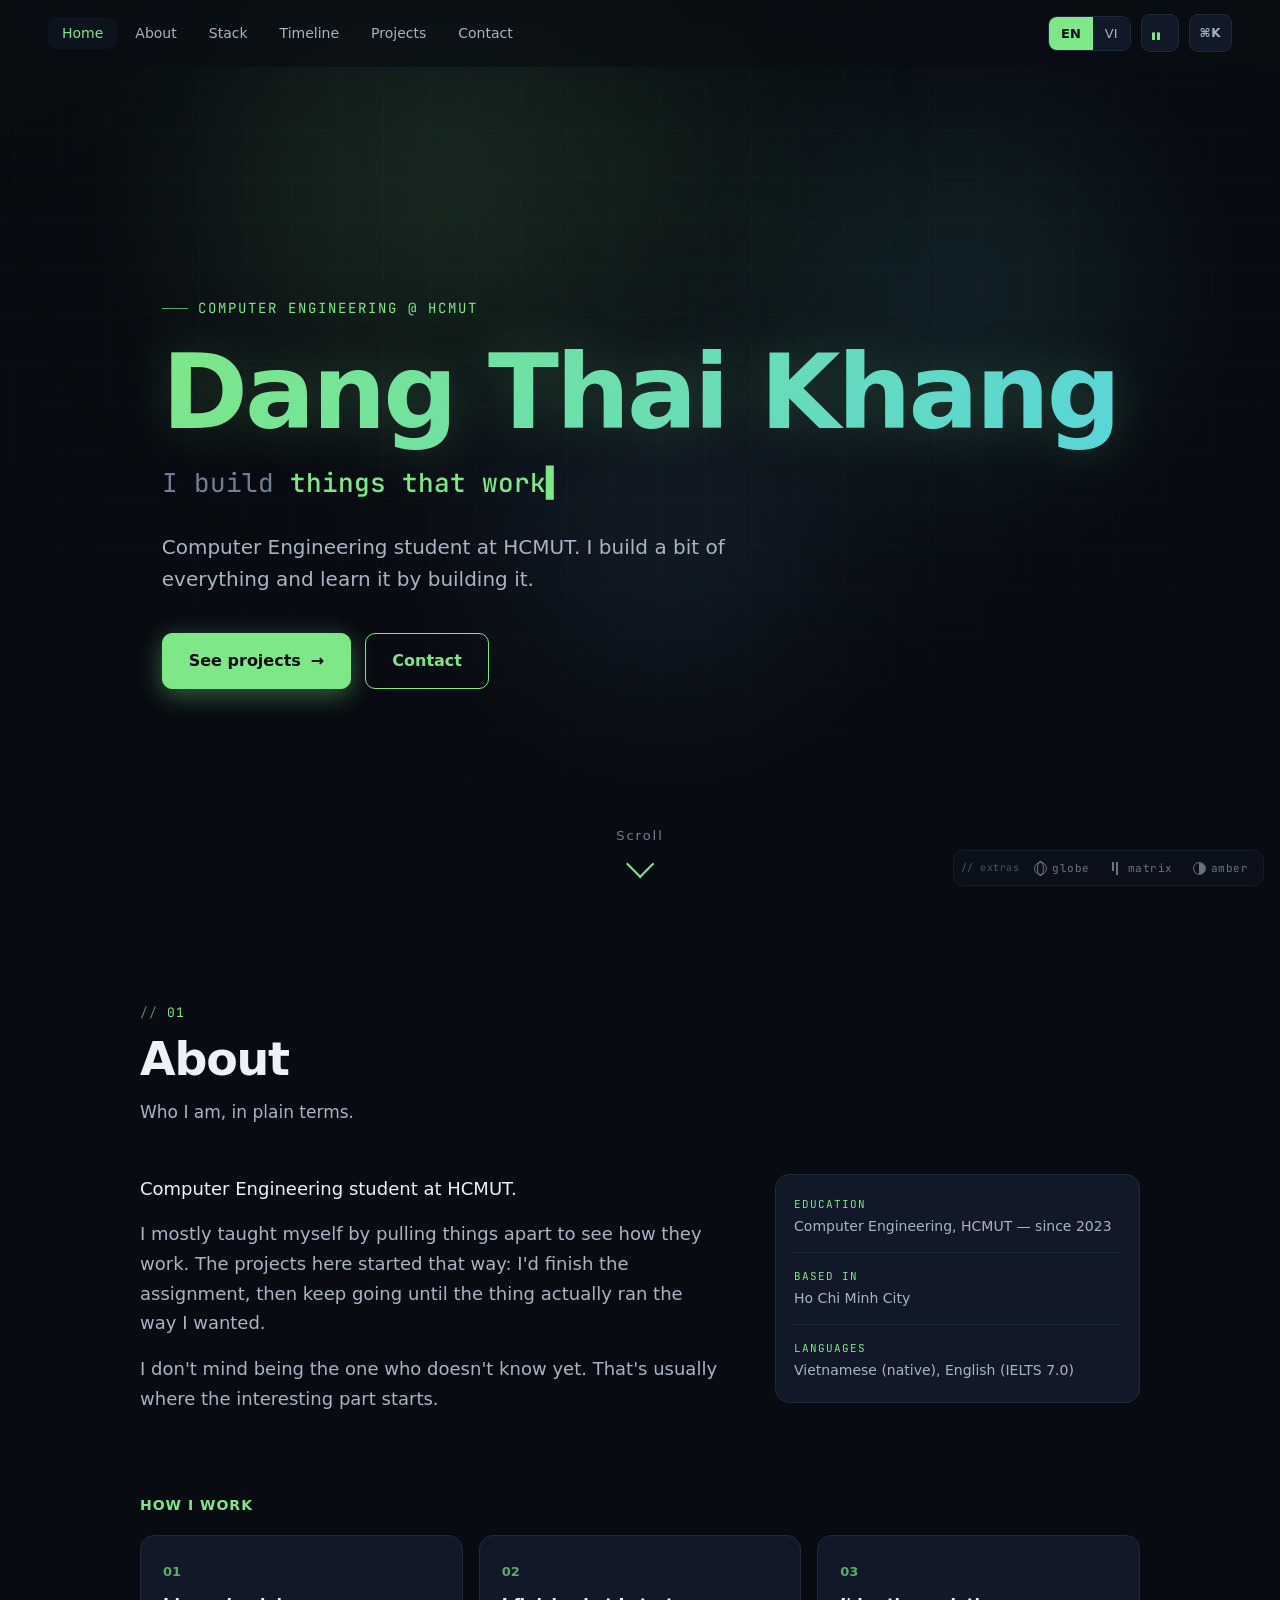
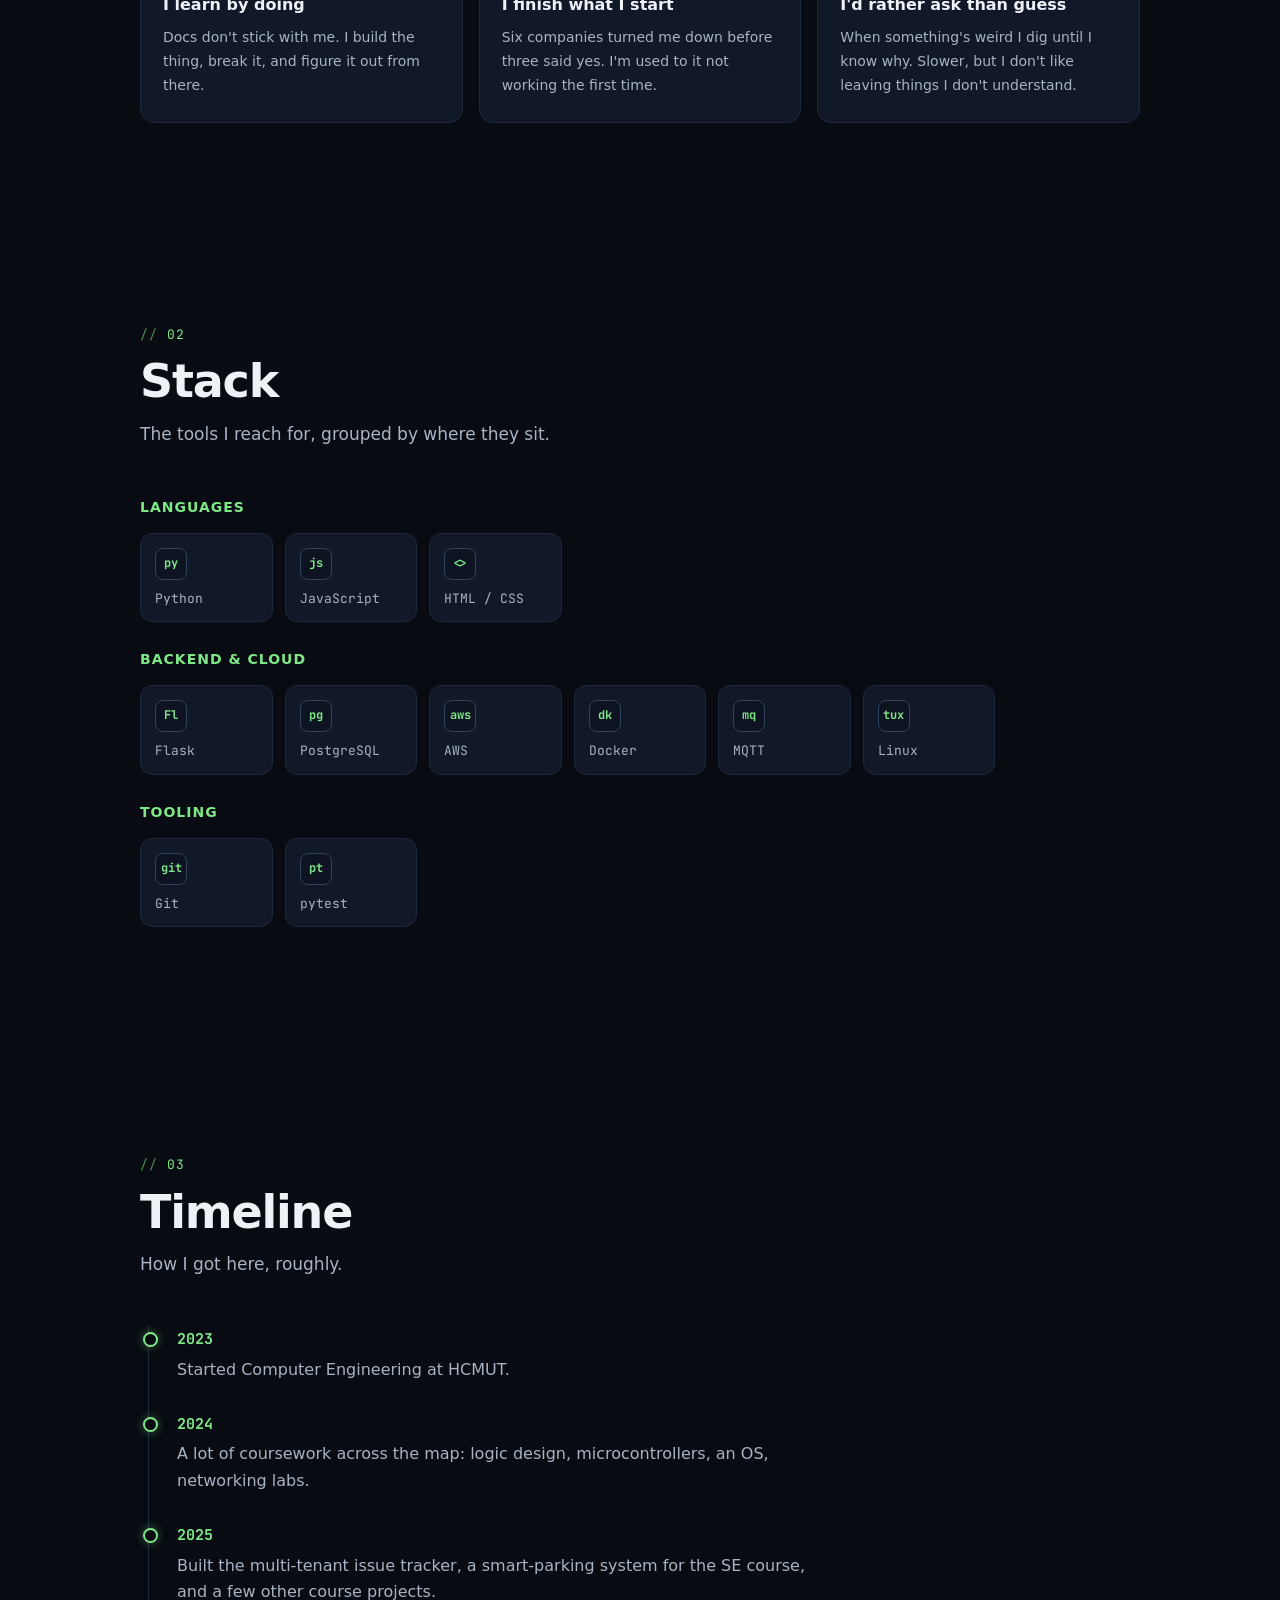
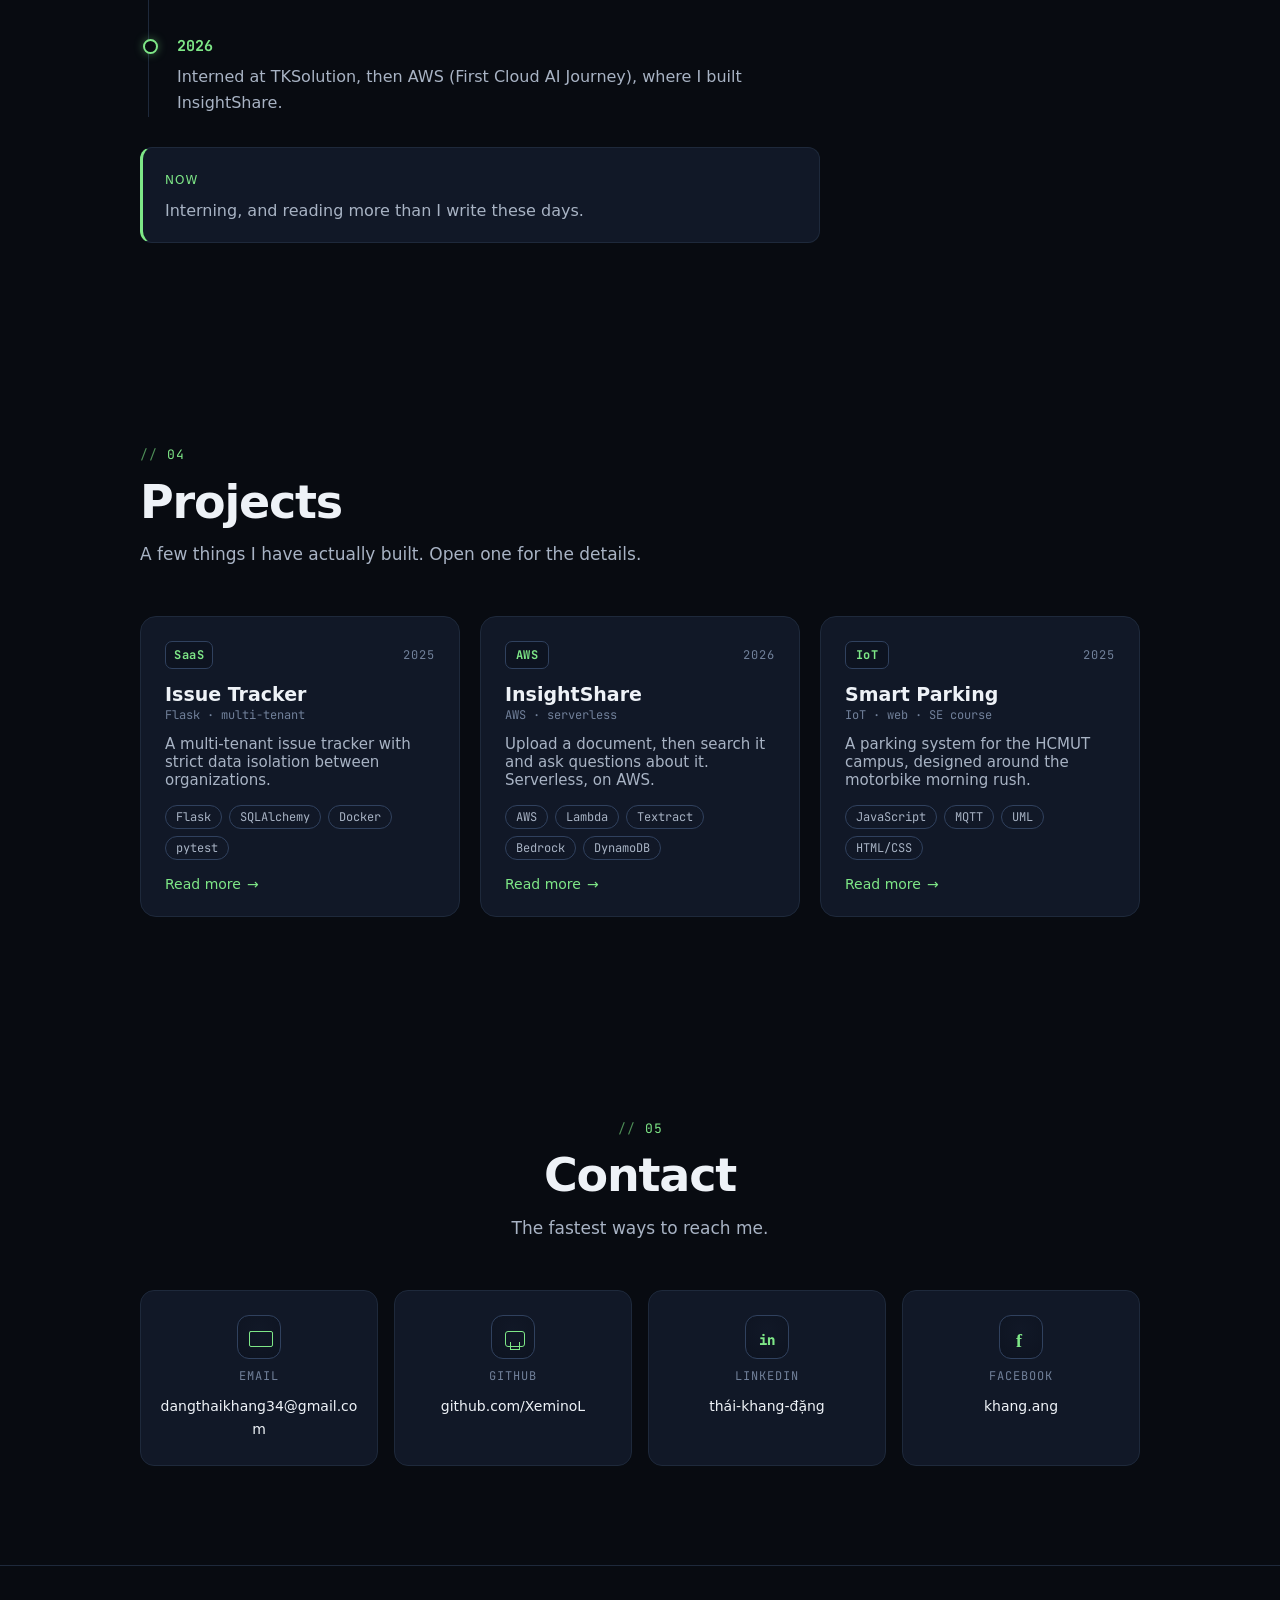
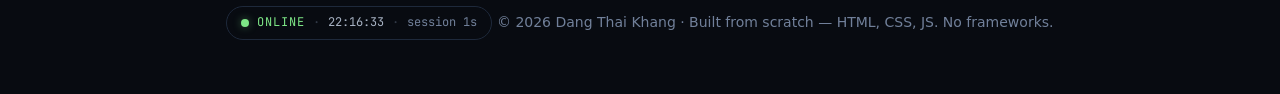
<file: index.src.html>
<!DOCTYPE html>
<html lang="en">
<head>
  <meta charset="UTF-8">
  <meta name="viewport" content="width=device-width, initial-scale=1.0">
  <meta name="description" content="Dang Thai Khang — Computer Engineering student at HCMUT. I have built a bit of everything, and I usually learn a thing by just building it.">
  <meta name="author" content="Dang Thai Khang">
  <meta name="theme-color" content="#0a0e14">
  <meta name="color-scheme" content="dark">
  <title>Dang Thai Khang — Computer Engineering @ HCMUT</title>

  <!-- social cards -->
  <meta property="og:title" content="Dang Thai Khang — Computer Engineering @ HCMUT">
  <meta property="og:description" content="Computer Engineering student at HCMUT. Built a bit of everything so far. This site is from scratch, no frameworks.">
  <meta property="og:type" content="website">
  <meta property="og:url" content="https://xeminol.github.io/MyPortfolio/">
  <meta property="og:image" content="https://xeminol.github.io/MyPortfolio/og.png">
  <meta property="og:image:width" content="1200">
  <meta property="og:image:height" content="630">
  <meta name="twitter:card" content="summary_large_image">
  <meta name="twitter:title" content="Dang Thai Khang — Computer Engineering @ HCMUT">
  <meta name="twitter:description" content="Computer Engineering student at HCMUT. Built a bit of everything so far. This site is from scratch, no frameworks.">
  <meta name="twitter:image" content="https://xeminol.github.io/MyPortfolio/og.png">

  <link rel="preconnect" href="https://fonts.googleapis.com">
  <link rel="preconnect" href="https://fonts.gstatic.com" crossorigin>
  <link href="https://fonts.googleapis.com/css2?family=JetBrains+Mono:wght@400;500;600;700;800&display=swap" rel="stylesheet">
  <link rel="stylesheet" href="style.css">
  <!-- self-drawn monogram favicon (no emoji) -->
  <link rel="icon" href="data:image/svg+xml,%3Csvg xmlns='http://www.w3.org/2000/svg' viewBox='0 0 64 64'%3E%3Crect width='64' height='64' rx='14' fill='%230a0e14'/%3E%3Crect x='4' y='4' width='56' height='56' rx='11' fill='none' stroke='%237ee787' stroke-width='2'/%3E%3Ctext x='32' y='43' font-family='monospace' font-size='28' font-weight='700' text-anchor='middle' fill='%237ee787'%3EDK%3C/text%3E%3C/svg%3E">
</head>
<body class="intro-lock">
  <!-- system boot intro: HUD on canvas (runs every visit; Skip available) -->
  <div class="intro" id="intro">
    <canvas id="hud" class="hud-cv" aria-hidden="true"></canvas>
    <div class="intro-log" id="introLog"></div>
  </div>

  <div class="bg-scene" id="bgScene" aria-hidden="true">
    <div class="bg-aurora bg-aurora-1"></div>
    <div class="bg-aurora bg-aurora-2"></div>
    <div class="bg-aurora bg-aurora-3"></div>
    <div class="bg-grid"></div>
    <div class="bg-glow"></div>
  </div>
  <div class="spotlight" id="spotlight" aria-hidden="true"></div>
  <div class="glitch-overlay" id="glitchOverlay" aria-hidden="true"></div>
  <canvas id="rain"></canvas>

  <div class="progress-bar" id="progress"></div>

  <!-- NAVBAR (no brand / logo) -->
  <nav class="nav" id="nav">
    <ul class="nav-links" id="navLinks"></ul>
    <div class="nav-tools">
      <span class="lang-pill" title="Language / Ngôn ngữ">
        <button id="langEN" class="on" onclick="setLang('en')">EN</button>
        <button id="langVI" onclick="setLang('vi')">VI</button>
      </span>
      <button class="icon-btn" id="spotifyBtn" title="Now playing" aria-label="Now playing">
        <span class="np-logo"></span>
      </button>
      <button class="icon-btn" id="paletteBtn" title="Quick nav (Ctrl+K)" aria-label="Command palette">⌘K</button>
      <button class="icon-btn nav-burger" id="navBurger" aria-label="Menu">☰</button>
    </div>
  </nav>

  <!-- SECTIONS (filled by app.js) -->
  <header class="hero" id="home"></header>
  <section id="about"></section>
  <section id="stack"></section>
  <section id="timeline"></section>
  <section id="projects"></section>
  <section id="contact"></section>
  <footer>
    <div class="status-bar" id="statusBar"></div>
    <span id="footerText"></span>
  </footer>

  <!-- Little terminal-style control panel of extras, fixed bottom-right. Static,
       distinct icons + labels so it reads as "things you can click" without shouting. -->
  <div class="egg-dock" id="eggDock">
    <span class="egg-dock-tag">// extras</span>
    <button class="egg" data-egg="globe"  aria-label="Globe">
      <span class="egg-ico egg-ico-globe"></span><span class="egg-name">globe</span>
    </button>
    <button class="egg" data-egg="matrix" aria-label="Matrix rain">
      <span class="egg-ico egg-ico-matrix"></span><span class="egg-name">matrix</span>
    </button>
    <button class="egg" data-egg="amber"  aria-label="Amber CRT">
      <span class="egg-ico egg-ico-amber"></span><span class="egg-name">amber</span>
    </button>
  </div>

  <!-- PROJECT DETAIL PAGE (hash route #/p/<id>) -->
  <div class="project-page" id="projectPage"></div>

  <!-- SPOTIFY popup -->
  <div class="sp-popup" id="spotifyPopup" role="dialog" aria-modal="true">
    <div class="sp-card" id="spotifyCard">
      <div class="sp-top">
        <span class="np-logo"></span>
        <span class="sp-status" id="spotifyStatus">—</span>
        <button class="sp-close" id="spotifyClose" aria-label="Close">✕</button>
      </div>
      <div id="spotifyBody"><div class="sp-idle">—</div></div>
    </div>
  </div>

  <!-- GLOBE overlay (easter-egg-feel 3D earth) -->
  <div class="globe-overlay" id="globeOverlay" role="dialog" aria-modal="true">
    <button class="globe-close" id="globeClose" aria-label="Close">✕</button>
    <canvas id="globe" aria-hidden="true"></canvas>
    <div class="globe-hint" id="globeHint"></div>
  </div>

  <!-- COMMAND PALETTE (Ctrl/⌘ + K) -->
  <div class="palette" id="palette" role="dialog" aria-modal="true">
    <div class="palette-box">
      <input id="paletteInput" class="palette-input" type="text" autocomplete="off"
             autocapitalize="off" autocorrect="off" spellcheck="false" aria-label="Command palette">
      <ul class="palette-list" id="paletteList"></ul>
    </div>
  </div>

  <div class="toast" id="toast"></div>

  <script type="module" src="app.js"></script>
</body>
</html>
</file>
<file: style.css>
/* =====================================================================
   style.css — Dang Thai Khang portfolio (neon-dark, monospace).
   ===================================================================== */

:root {
  --bg: #080b11;
  --bg-2: #0d1320;
  --surface: #111827;
  --surface-2: #16203250;
  --border: #1e293b;
  --border-hi: #30415e;
  --green: #7ee787;
  --green-dim: #56d364;
  --cyan: #56d4dd;
  --blue: #79c0ff;
  --text: #eef2f7;
  --text-dim: #a8b3c4;
  --text-faint: #71809a;
  --glow: rgba(126, 231, 135, 0.4);
  --shadow: rgba(0, 0, 0, 0.5);
  --maxw: 1080px;
  --ease: cubic-bezier(0.22, 1, 0.36, 1);
  /* Sans for headings + prose (this is what makes it read like a real product,
     not a student's terminal). Mono kept for code, labels, tags, numbers. */
  --sans: 'Inter', system-ui, -apple-system, 'Segoe UI Variable', 'Segoe UI', Roboto, Helvetica, Arial, sans-serif;
  --mono: 'JetBrains Mono', ui-monospace, 'SF Mono', Menlo, 'Courier New', monospace;
}

/* Hidden "amber" easter egg: recolor the whole phosphor palette to amber CRT,
   add a warm tint + faint scanlines. Toggled by body.amber (type "amber"). */
body.amber {
  --bg: #100a02;
  --bg-2: #16100440;
  --surface: #1c1305;
  --surface-2: #1c130550;
  --border: #3a2a0e;
  --border-hi: #55400f;
  --green: #ffb84d;
  --green-dim: #e0952e;
  --cyan: #ffcf7a;
  --blue: #ffd9a0;
  --text: #ffe6bf;
  --text-dim: #d8b98a;
  --text-faint: #a88c62;
  --glow: rgba(255, 184, 77, 0.4);
}
body.amber::after {
  content: '';
  position: fixed; inset: 0; z-index: 9998; pointer-events: none;
  background: repeating-linear-gradient(rgba(255, 184, 77, 0.05) 0 1px, transparent 1px 3px);
  mix-blend-mode: overlay;
}
body.amber { animation: crtflicker 6s infinite; }
@keyframes crtflicker { 0%, 96%, 100% { filter: none; } 98% { filter: brightness(1.08); } }

/* ===== GLITCH EGG (amber CRT) — a rare horror-.exe flicker, then a faint
   sigil blinks into a corner for a few seconds; click it to flip amber CRT. ===== */
.glitch-overlay {
  position: fixed; inset: 0; z-index: 9997; pointer-events: none; opacity: 0;
  background:
    linear-gradient(90deg, rgba(255,0,64,0.12), transparent 8%, transparent 92%, rgba(0,200,255,0.12)),
    repeating-linear-gradient(rgba(255,255,255,0.05) 0 2px, transparent 2px 5px);
  mix-blend-mode: screen;
}
.glitch-overlay.fire { animation: glitchfire 0.42s steps(2) 1; }
@keyframes glitchfire {
  0% { opacity: 0; transform: translate(0,0); }
  15% { opacity: 1; transform: translate(-6px,2px); filter: hue-rotate(30deg); }
  30% { opacity: 0.7; transform: translate(5px,-3px); }
  45% { opacity: 1; transform: translate(-3px,1px); clip-path: inset(20% 0 40% 0); }
  60% { opacity: 0.5; transform: translate(4px,0); clip-path: inset(60% 0 10% 0); }
  100% { opacity: 0; transform: translate(0,0); clip-path: none; }
}
@media (prefers-reduced-motion: reduce) { .glitch-overlay.fire { animation: none; opacity: 0; } }

* { margin: 0; padding: 0; box-sizing: border-box; }
html { scroll-behavior: smooth; }
body {
  font-family: var(--sans);
  background: var(--bg); color: var(--text);
  line-height: 1.65; font-size: 16px; overflow-x: hidden;
  -webkit-font-smoothing: antialiased; text-rendering: optimizeLegibility;
}
/* mono only where it earns it: code, technical labels, tags, numbers, the eggs */
.mono, code, kbd, .section-num, .tech-glyph, .tech-name, .proj-icon, .proj-year,
.tag, .pmeta, .cc-label, .fact-key, .tl-year, .hero-kicker, .status-bar,
.egg-name, .egg-dock-tag, .lang-pill button, .icon-btn { font-family: var(--mono); }
body.intro-lock, body.page-open { overflow: hidden; }
img { max-width: 100%; display: block; }

/* ===== focus + selection (a11y) ===== */
:focus-visible { outline: 2px solid var(--green); outline-offset: 3px; border-radius: 6px; }
a, button { -webkit-tap-highlight-color: transparent; }
::selection { background: rgba(126, 231, 135, 0.28); color: #fff; }

/* ===== background scene =====
   Everything here is CSS transform/opacity only (GPU) — no canvas, no blur being
   re-rendered per frame. The scene wrapper is nudged by the cursor for parallax. */
.bg-scene {
  position: fixed; inset: 0; z-index: 0; pointer-events: none;
  transform: translate3d(0,0,0); will-change: transform;
}
.bg-grid {
  position: absolute; inset: -6%; pointer-events: none;
  background-image:
    linear-gradient(rgba(126,231,135,0.025) 1px, transparent 1px),
    linear-gradient(90deg, rgba(126,231,135,0.025) 1px, transparent 1px);
  background-size: 46px 46px;
  /* fade the grid out toward the edges so it reads as a surface, not wallpaper */
  -webkit-mask-image: radial-gradient(ellipse 90% 80% at 50% 32%, #000 30%, transparent 78%);
  mask-image: radial-gradient(ellipse 90% 80% at 50% 32%, #000 30%, transparent 78%);
}
.bg-glow {
  position: absolute; width: 60vw; max-width: 720px; aspect-ratio: 1;
  background: radial-gradient(circle, var(--glow) 0%, transparent 60%);
  top: -22%; left: 50%; transform: translateX(-50%);
  opacity: 0.16; animation: float 16s ease-in-out infinite; will-change: transform;
}
@keyframes float { 0%,100%{transform:translateX(-50%) translateY(0);} 50%{transform:translateX(-50%) translateY(30px);} }

/* aurora — big soft color washes drifting behind the grid */
.bg-aurora {
  position: absolute; border-radius: 50%; pointer-events: none;
  filter: blur(70px); opacity: 0.32; will-change: transform;
  mix-blend-mode: screen;
}
.bg-aurora-1 { width: 46vw; height: 46vw; top: -12%; left: 8%;
  background: radial-gradient(circle, rgba(126,231,135,0.5), transparent 68%);
  animation: aur1 26s ease-in-out infinite; }
.bg-aurora-2 { width: 42vw; height: 42vw; top: 2%; right: 4%; left: auto;
  background: radial-gradient(circle, rgba(86,212,221,0.45), transparent 68%);
  animation: aur2 32s ease-in-out infinite; }
.bg-aurora-3 { width: 40vw; height: 40vw; top: 30%; left: 32%;
  background: radial-gradient(circle, rgba(121,192,255,0.35), transparent 68%);
  animation: aur3 38s ease-in-out infinite; }
/* translate-only keyframes (no scale/no re-blur): the blur is baked once, the GPU
   just moves the layer. This is the part that keeps it smooth on a laptop. */
@keyframes aur1 { 0%,100%{transform:translate3d(0,0,0);} 50%{transform:translate3d(6vw,4vw,0);} }
@keyframes aur2 { 0%,100%{transform:translate3d(0,0,0);} 50%{transform:translate3d(-5vw,5vw,0);} }
@keyframes aur3 { 0%,100%{transform:translate3d(0,0,0);} 50%{transform:translate3d(3vw,-4vw,0);} }
@media (prefers-reduced-motion: reduce) {
  .bg-aurora, .bg-glow { animation: none; }
}
#rain { position: fixed; inset: 0; z-index: 0; pointer-events: none; opacity: 0; transition: opacity 0.8s; }
body.rain #rain { opacity: 0.16; }
.spotlight {
  position: fixed; top: 0; left: 0; width: 600px; height: 600px; margin: -300px 0 0 -300px;
  z-index: 0; pointer-events: none;
  background: radial-gradient(circle, var(--glow) 0%, transparent 60%);
  opacity: 0.06; will-change: transform;
}

/* ===== progress bar ===== */
.progress-bar {
  position: fixed; top: 0; left: 0; height: 3px; width: 0;
  background: linear-gradient(90deg, var(--green), var(--cyan));
  box-shadow: 0 0 12px var(--glow); z-index: 1000; transition: width 0.1s linear;
}

/* ===== navbar ===== */
.nav {
  position: fixed; top: 0; left: 0; right: 0; z-index: 900;
  display: flex; align-items: center; justify-content: flex-end; gap: 16px;
  padding: 14px clamp(16px, 4vw, 48px);
  background: rgba(10,14,20,0.72); backdrop-filter: blur(14px); -webkit-backdrop-filter: blur(14px);
  border-bottom: 1px solid transparent; transition: border-color 0.3s, background 0.3s;
}
.nav.scrolled { border-bottom-color: var(--border); }
.nav-links { display: flex; align-items: center; gap: 4px; list-style: none; margin-right: auto; }
.nav-links a {
  color: var(--text-dim); text-decoration: none; font-size: 14px;
  padding: 8px 14px; border-radius: 8px; transition: color 0.2s, background 0.2s;
}
.nav-links a:hover, .nav-links a.active { color: var(--green); background: var(--surface-2); }
.nav-tools { display: flex; align-items: center; gap: 10px; }
.lang-pill { display: inline-flex; border: 1px solid var(--border); border-radius: 9px; overflow: hidden; }
.lang-pill button { background: var(--surface); border: none; padding: 9px 12px; font-family: inherit; font-size: 13px; color: var(--text-dim); cursor: pointer; transition: all 0.2s; }
.lang-pill button.on { background: var(--green); color: var(--bg); font-weight: 700; }
.icon-btn {
  display: grid; place-items: center; height: 38px; min-width: 38px; padding: 0 10px; border-radius: 9px;
  background: var(--surface); border: 1px solid var(--border); color: var(--text-dim);
  cursor: pointer; font-size: 12px; font-weight: 700; letter-spacing: 0.5px; font-family: inherit; transition: all 0.2s;
}
.icon-btn:hover { color: var(--green); border-color: var(--green); box-shadow: 0 0 12px var(--glow); }
.nav-burger { display: none; }

/* ===== layout ===== */
.wrap { position: relative; z-index: 1; max-width: var(--maxw); margin: 0 auto; padding: 0 clamp(18px, 4vw, 40px); }
section { padding: clamp(72px, 11vh, 128px) 0; }
.section-head { margin-bottom: 48px; }
.section-num { color: var(--green); font-size: 13px; letter-spacing: 1px; }
.section-num::before { content: '// '; opacity: 0.6; }
.section-title { font-size: clamp(30px, 5vw, 46px); font-weight: 800; letter-spacing: -1.2px; margin-top: 10px; line-height: 1.05; }
.section-lead { color: var(--text-dim); margin-top: 14px; max-width: 620px; font-size: clamp(15px, 1.8vw, 17px); }

/* ===== reveal ===== */
.reveal { opacity: 0; transform: translateY(26px); transition: opacity 0.7s var(--ease), transform 0.7s var(--ease); }
.reveal.in { opacity: 1; transform: none; }

/* ===== HERO ===== */
.hero { position: relative; min-height: 100vh; display: flex; flex-direction: column; justify-content: center; padding-top: 80px; overflow: hidden; }
.hero-inner { position: relative; z-index: 1; }
.hero-kicker { color: var(--green); font-size: clamp(12px, 2vw, 14px); letter-spacing: 2px; text-transform: uppercase; margin-bottom: 20px; display: inline-flex; align-items: center; gap: 10px; }
.hero-kicker::before { content: ''; width: 26px; height: 1px; background: var(--green); opacity: 0.7; }
.hero-name { font-size: clamp(46px, 10vw, 104px); font-weight: 800; line-height: 1.0; letter-spacing: -3px; }
.hero-name .grad {
  background: linear-gradient(120deg, var(--green), var(--cyan) 55%, var(--blue));
  background-size: 200% 100%; -webkit-background-clip: text; background-clip: text; color: transparent;
  /* slow gradient drift + a soft glow so the name reads as lit, not printed */
  filter: drop-shadow(0 0 24px rgba(126,231,135,0.18));
  animation: gradShift 12s ease-in-out infinite;
}
@keyframes gradShift { 0%,100%{background-position:0% 50%;} 50%{background-position:100% 50%;} }
@media (prefers-reduced-motion: reduce) { .hero-name .grad { animation: none; } }
.hero-type { font-family: var(--mono); font-size: clamp(16px, 3vw, 26px); font-weight: 500; color: var(--text); margin-top: 18px; }
.hero-type .dim { color: var(--text-faint); font-weight: 400; }
.hero-type #typeText { color: var(--green); }
.type-caret { color: var(--green); animation: blink 1.1s step-end infinite; }
@keyframes blink { 0%,100%{opacity:1;} 50%{opacity:0;} }
.hero-tagline { color: var(--text-dim); font-size: clamp(16px, 2.4vw, 20px); max-width: 620px; margin-top: 26px; line-height: 1.6; }
.hero-actions { display: flex; flex-wrap: wrap; gap: 14px; margin-top: 38px; }
.btn { font-family: inherit; font-size: 16px; font-weight: 600; padding: 14px 26px; border-radius: 10px; cursor: pointer; text-decoration: none; display: inline-flex; align-items: center; gap: 10px; transition: all 0.25s var(--ease); border: 1px solid var(--green); }
.btn-primary { background: var(--green); color: var(--bg); box-shadow: 0 6px 24px var(--glow); }
.btn-primary:hover { transform: translateY(-3px); box-shadow: 0 10px 32px var(--glow); }
.btn-ghost { background: transparent; color: var(--green); }
.btn-ghost:hover { background: var(--surface-2); transform: translateY(-3px); }
.scroll-hint { position: absolute; bottom: 26px; left: 50%; transform: translateX(-50%); color: var(--text-faint); font-size: 13px; letter-spacing: 2px; display: flex; flex-direction: column; align-items: center; gap: 8px; text-decoration: none; z-index: 1; }
.scroll-hint .arrow { width: 20px; height: 20px; border-right: 2px solid var(--green); border-bottom: 2px solid var(--green); transform: rotate(45deg); animation: bob 1.6s ease-in-out infinite; }
@keyframes bob { 0%,100%{transform:rotate(45deg) translate(0,0); opacity:0.4;} 50%{transform:rotate(45deg) translate(4px,4px); opacity:1;} }

/* ===== ABOUT ===== */
.about-grid { display: grid; grid-template-columns: minmax(0, 1.6fr) minmax(0, 1fr); gap: clamp(24px, 4vw, 56px); align-items: start; }
.about-text { max-width: 720px; }
.about-text p { color: var(--text-dim); font-size: clamp(15px, 1.6vw, 18px); margin-bottom: 16px; }
.about-text p:first-child { color: var(--text); }
.about-facts { display: flex; flex-direction: column; gap: 0; background: var(--surface); border: 1px solid var(--border); border-radius: 14px; padding: 6px 18px; }
.fact { display: flex; flex-direction: column; gap: 2px; padding: 14px 0; border-bottom: 1px solid var(--border); }
.fact:last-child { border-bottom: none; }
.fact-key { color: var(--green); font-size: 11px; letter-spacing: 1px; text-transform: uppercase; }
.fact-val { color: var(--text-dim); font-size: 14px; }

/* how I work */
.approach { margin-top: clamp(40px, 6vw, 64px); }
.approach-label { font-size: 14px; color: var(--green); letter-spacing: 1px; text-transform: uppercase; margin-bottom: 18px; }
.ap-grid { display: grid; grid-template-columns: repeat(auto-fit, minmax(min(100%, 250px), 1fr)); gap: 16px; }
.ap-card { position: relative; background: var(--surface); border: 1px solid var(--border); border-radius: 14px; padding: 22px 22px 24px; transition: border-color 0.25s, transform 0.25s, box-shadow 0.25s; }
.ap-card:hover { border-color: var(--border-hi); transform: translateY(-3px); box-shadow: 0 12px 30px var(--shadow); }
.ap-num { color: var(--green); font-size: 13px; font-weight: 700; opacity: 0.7; }
.ap-card h4 { font-size: 16px; margin: 8px 0 8px; color: var(--text); }
.ap-card p { color: var(--text-dim); font-size: 14px; line-height: 1.7; }

/* ===== STACK (tech tiles) ===== */
.tech-group { margin-bottom: 26px; }
.tech-group h3 { font-size: 14px; color: var(--green); margin-bottom: 14px; letter-spacing: 1px; text-transform: uppercase; }
.tech-tiles { display: grid; grid-template-columns: repeat(auto-fill, minmax(min(100%, 122px), 1fr)); gap: 12px; }
.tech-tile { display: flex; flex-direction: column; align-items: flex-start; justify-content: center; gap: 10px; background: var(--surface); border: 1px solid var(--border); border-radius: 12px; padding: 14px; min-height: 84px; transition: border-color 0.25s, transform 0.25s, box-shadow 0.25s; }
.tech-tile:hover { border-color: var(--green); transform: translateY(-3px); box-shadow: 0 10px 28px var(--shadow); }
.tech-glyph { display: grid; place-items: center; width: 32px; height: 32px; flex-shrink: 0; border-radius: 8px; border: 1px solid var(--border-hi); color: var(--green); font-size: 12px; font-weight: 700; background: var(--bg-2); }
.tech-name { font-size: 13px; color: var(--text-dim); line-height: 1.35; overflow-wrap: anywhere; }
.tech-tile:hover .tech-name { color: var(--text); }

/* ===== TIMELINE ===== */
.timeline { position: relative; margin-left: 8px; padding-left: 28px; border-left: 1px solid var(--border); }
.tl-item { position: relative; padding-bottom: 28px; }
.tl-item:last-child { padding-bottom: 0; }
.tl-item::before { content: ''; position: absolute; left: -34px; top: 6px; width: 11px; height: 11px; border-radius: 50%; background: var(--bg); border: 2px solid var(--green); box-shadow: 0 0 10px var(--glow); }
.tl-year { color: var(--green); font-weight: 700; font-size: 15px; }
.tl-text { color: var(--text-dim); font-size: 16px; margin-top: 4px; max-width: 640px; }
.now-card { margin-top: 30px; background: var(--surface); border: 1px solid var(--border); border-left: 3px solid var(--green); border-radius: 12px; padding: 18px 22px; max-width: 680px; }
.now-card .now-label { color: var(--green); font-size: 12px; letter-spacing: 1px; text-transform: uppercase; }
.now-card p { color: var(--text-dim); font-size: 16px; margin-top: 6px; }

/* ===== PROJECTS ===== */
.proj-grid { display: grid; grid-template-columns: repeat(auto-fill, minmax(min(100%, 290px), 1fr)); gap: 20px; }
/* A single featured project gets a wider centered card instead of a lonely box on the left. */
.proj-grid.single { grid-template-columns: 1fr; max-width: 540px; }
.proj-card {
  position: relative; text-align: left; cursor: pointer; background: var(--surface);
  border: 1px solid var(--border); border-radius: 16px; padding: 24px; font-family: inherit; color: inherit;
  overflow: hidden; transform-style: preserve-3d; will-change: transform;
  transform: perspective(820px) rotateX(var(--rx, 0deg)) rotateY(var(--ry, 0deg)) translateY(var(--ty, 0px));
  transition: transform 0.2s var(--ease), border-color 0.3s, box-shadow 0.3s;
}
.proj-card::after { content: ''; position: absolute; inset: 0; border-radius: 16px; background: radial-gradient(400px circle at var(--mx,50%) var(--my,0%), rgba(126,231,135,0.09), transparent 60%); opacity: 0; transition: opacity 0.3s; pointer-events: none; }
.proj-card:hover { border-color: var(--green); box-shadow: 0 16px 40px var(--shadow); }
.proj-card:hover::after { opacity: 1; }
.proj-card:focus-visible { outline: 2px solid var(--green); outline-offset: 3px; }
.proj-top { display: flex; align-items: center; justify-content: space-between; gap: 10px; }
.proj-year { color: var(--text-faint); font-size: 12px; letter-spacing: 1px; }
.proj-icon { display: inline-grid; place-items: center; min-width: 44px; height: 28px; padding: 0 8px; border-radius: 7px; border: 1px solid var(--border-hi); background: var(--bg-2); color: var(--green); font-size: 12px; font-weight: 700; letter-spacing: 0.5px; }
.proj-card h3 { font-size: 19px; margin: 14px 0 2px; }
.pmeta { color: var(--text-faint); font-size: 12px; }
.pshort { color: var(--text-dim); font-size: 15px; margin: 12px 0 16px; }
.proj-tags { display: flex; flex-wrap: wrap; gap: 7px; }
.tag { font-size: 12px; padding: 3px 10px; border: 1px solid var(--border-hi); border-radius: 20px; color: var(--text-dim); }
.proj-more { margin-top: 16px; color: var(--green); font-size: 14px; display: inline-flex; align-items: center; gap: 6px; }
.proj-more .ar { transition: transform 0.2s; }
.proj-card:hover .proj-more .ar { transform: translateX(4px); }

/* ===== CONTACT ===== */
.contact .section-head { text-align: center; }
.contact .section-lead { margin-left: auto; margin-right: auto; }
.contact-cards { display: grid; grid-template-columns: repeat(auto-fit, minmax(180px, 1fr)); gap: 16px; }
.contact-card { background: var(--surface); border: 1px solid var(--border); border-radius: 14px; padding: 24px 18px; text-decoration: none; color: var(--text); transition: all 0.3s var(--ease); display: flex; flex-direction: column; align-items: center; gap: 8px; }
.contact-card:hover { border-color: var(--green); transform: translateY(-5px); box-shadow: 0 14px 36px var(--shadow); }
.contact-card .cc-label { color: var(--text-faint); font-size: 12px; letter-spacing: 1px; text-transform: uppercase; }
.contact-card .cc-value { font-size: 14px; overflow-wrap: anywhere; text-align: center; }
/* self-drawn contact marks (no emoji) */
.cc-icon { position: relative; width: 44px; height: 44px; border-radius: 12px; border: 1px solid var(--border-hi); background: radial-gradient(circle at 50% 35%, var(--surface), var(--bg-2)); transition: box-shadow 0.3s var(--ease), border-color 0.3s; }
.contact-card:hover .cc-icon { border-color: var(--green); box-shadow: 0 0 0 4px rgba(126, 231, 135, 0.08), 0 6px 18px rgba(126, 231, 135, 0.12); }
.cc-icon::before, .cc-icon::after { content: ''; position: absolute; }
.cc-mail::before { left: 11px; top: 15px; width: 22px; height: 14px; border: 1.6px solid var(--green); border-radius: 2px; }
.cc-mail::after { left: 11px; top: 15px; width: 22px; height: 11px; border-top: 1.6px solid var(--green); transform: skewX(0); clip-path: polygon(0 0, 50% 80%, 100% 0); }
.cc-gh::before { left: 13px; top: 15px; width: 18px; height: 14px; color: var(--green); border: 1.6px solid var(--green); border-radius: 3px; }
.cc-gh::after { left: 18px; top: 26px; width: 8px; height: 7px; border: 1.6px solid var(--green); border-top: none; }
.cc-in::before { left: 13px; top: 13px; content: 'in'; color: var(--green); font-size: 14px; font-weight: 800; font-family: 'JetBrains Mono', monospace; }
.cc-in::after { display: none; }
.cc-fb::before { left: 16px; top: 11px; content: 'f'; color: var(--green); font-size: 18px; font-weight: 800; font-family: Georgia, serif; }
.cc-fb::after { display: none; }

/* ===== np-logo (equalizer mark used in nav + popup) =====
   Still by default; only animates while music is actually playing (.playing). */
.np-logo { display: inline-flex; align-items: flex-end; gap: 2px; width: 16px; height: 14px; }
.np-logo::before, .np-logo::after { content: ''; width: 3px; height: 14px; background: var(--green); border-radius: 1px; transform: scaleY(0.55); transform-origin: bottom; }
.np-logo.playing::before, .np-logo.playing::after { animation: eq 0.9s ease-in-out infinite; will-change: transform; }
.np-logo.playing::before { animation-delay: 0.15s; }
/* scaleY instead of height so the bars animate on the GPU (no per-frame reflow) */
@keyframes eq { 0%,100%{transform:scaleY(0.35);} 50%{transform:scaleY(1);} }

/* ===== SPOTIFY popup ===== */
.sp-popup { position: fixed; inset: 0; z-index: 1300; display: grid; place-items: start center; padding-top: 80px; background: rgba(5,8,13,0.6); backdrop-filter: blur(6px); -webkit-backdrop-filter: blur(6px); opacity: 0; pointer-events: none; transition: opacity 0.25s var(--ease); }
.sp-popup.open { opacity: 1; pointer-events: auto; }
.sp-card { width: min(440px, 92vw); background: var(--bg-2); border: 1px solid var(--border-hi); border-radius: 14px; padding: 18px; box-shadow: 0 30px 80px var(--shadow); transform: translateY(-12px); transition: transform 0.25s var(--ease); }
.sp-popup.open .sp-card { transform: none; }
.sp-card.live { border-color: var(--green); box-shadow: 0 0 30px var(--glow); }
.sp-top { display: flex; align-items: center; gap: 10px; margin-bottom: 14px; }
.sp-status { font-size: 11px; letter-spacing: 1px; text-transform: uppercase; color: var(--text-faint); }
.sp-card.live .sp-status { color: var(--green); }
.sp-close { margin-left: auto; background: none; border: 1px solid var(--border); color: var(--text-dim); width: 28px; height: 28px; border-radius: 7px; cursor: pointer; font-family: inherit; transition: all 0.2s; }
.sp-close:hover { color: var(--green); border-color: var(--green); }
.sp-body { display: flex; align-items: center; gap: 14px; text-decoration: none; color: var(--text); }
.sp-art { width: 56px; height: 56px; border-radius: 8px; object-fit: cover; flex-shrink: 0; }
.sp-art.ph { display: grid; place-items: center; background: var(--surface); }
.sp-meta { display: flex; flex-direction: column; min-width: 0; flex: 1; }
.sp-title { font-weight: 700; font-size: 15px; white-space: nowrap; overflow: hidden; text-overflow: ellipsis; }
.sp-artist { color: var(--text-dim); font-size: 13px; white-space: nowrap; overflow: hidden; text-overflow: ellipsis; }
.sp-idle { color: var(--text-faint); }
.sp-bars { display: flex; align-items: flex-end; gap: 2px; height: 18px; flex-shrink: 0; }
.sp-bars i { width: 3px; background: var(--green); border-radius: 1px; animation: eq 0.9s ease-in-out infinite; }
.sp-bars i:nth-child(1){animation-delay:0s;} .sp-bars i:nth-child(2){animation-delay:0.2s;}
.sp-bars i:nth-child(3){animation-delay:0.4s;} .sp-bars i:nth-child(4){animation-delay:0.1s;}

/* ===== GLOBE overlay ===== */
.globe-overlay { position: fixed; inset: 0; z-index: 1500; display: grid; place-items: center; background: radial-gradient(ellipse at center, #0a1018 0%, #05080d 70%, #03050a 100%); opacity: 0; pointer-events: none; transition: opacity 0.5s var(--ease); }
.globe-overlay.open { opacity: 1; pointer-events: auto; }
.globe-close { position: absolute; top: 22px; right: 24px; background: none; border: 1px solid var(--border-hi); color: var(--text-dim); width: 38px; height: 38px; border-radius: 9px; cursor: pointer; font-family: inherit; font-size: 16px; transition: all 0.2s; z-index: 2; }
.globe-close:hover { color: var(--green); border-color: var(--green); box-shadow: 0 0 14px var(--glow); }
#globe { display: block; cursor: grab; touch-action: none; }
.globe-hint { position: absolute; bottom: 26px; left: 50%; transform: translateX(-50%); color: var(--text-faint); font-size: 12px; letter-spacing: 1px; z-index: 2; pointer-events: none; }

/* ===== hidden matrix glyph in footer ===== */
/* Egg dock — a small terminal-style panel of extras, fixed bottom-right.
   Static, distinct icons + labels: reads as clickable without being loud. */
.egg-dock {
  position: fixed; right: 16px; bottom: 14px; z-index: 60;
  display: flex; align-items: center; gap: 4px; padding: 5px 7px;
  background: color-mix(in srgb, var(--surface) 82%, transparent);
  border: 1px solid var(--border); border-radius: 10px;
  backdrop-filter: blur(6px); opacity: 0.62; transition: opacity 0.25s;
}
.egg-dock:hover { opacity: 1; }
.egg-dock-tag { font-family: 'JetBrains Mono', monospace; font-size: 10px; color: var(--text-faint); letter-spacing: 0.5px; margin-right: 3px; }
.egg {
  display: inline-flex; align-items: center; gap: 5px; padding: 4px 7px;
  background: transparent; border: 1px solid transparent; border-radius: 7px;
  cursor: pointer; color: var(--text-dim); transition: all 0.2s var(--ease);
}
.egg:hover { border-color: var(--green); color: var(--green); background: var(--bg-2); }
.egg:focus-visible { outline: 2px solid var(--green); outline-offset: 2px; }
.egg-name { font-family: 'JetBrains Mono', monospace; font-size: 11px; letter-spacing: 0.5px; }
.egg-ico { position: relative; width: 13px; height: 13px; flex: none; }
/* globe — ringed circle with a meridian */
.egg-ico-globe { border: 1.4px solid currentColor; border-radius: 50%; }
.egg-ico-globe::before { content: ''; position: absolute; inset: 0; margin: auto; width: 5px; height: 13px; border: 1.4px solid currentColor; border-radius: 50%; }
/* matrix — three falling bars */
.egg-ico-matrix::before, .egg-ico-matrix::after { content: ''; position: absolute; top: 0; width: 2px; background: currentColor; }
.egg-ico-matrix::before { left: 2px; height: 9px; box-shadow: 4px 3px 0 currentColor; }
.egg-ico-matrix::after { left: 6px; height: 13px; }
/* amber — half-filled circle (day/night) */
.egg-ico-amber { border: 1.4px solid currentColor; border-radius: 50%; overflow: hidden; }
.egg-ico-amber::before { content: ''; position: absolute; right: 0; top: 0; bottom: 0; width: 50%; background: currentColor; }
@media (max-width: 560px) { .egg-name, .egg-dock-tag { display: none; } .egg { padding: 5px; } }
@keyframes glitch { 0%,92%{transform:translate(0,0);} 93%{transform:translate(-1px,1px); opacity:0.6;} 94%{transform:translate(1px,-1px);} 95%{transform:translate(0,0); opacity:0.3;} }

/* ===== footer + status ===== */
footer { text-align: center; padding: 40px 16px; border-top: 1px solid var(--border); color: var(--text-faint); font-size: 14px; position: relative; z-index: 1; }
.status-bar { display: inline-flex; align-items: center; gap: 8px; font-size: 12px; color: var(--text-faint); margin-bottom: 14px; padding: 6px 14px; border: 1px solid var(--border); border-radius: 20px; }
.status-bar .st-dot { width: 8px; height: 8px; border-radius: 50%; background: var(--green); box-shadow: 0 0 8px var(--glow); animation: stPulse 3.5s ease-in-out infinite; }
@keyframes stPulse { 0%,100%{opacity:1;} 50%{opacity:0.72;} }
.status-bar .st-label { color: var(--green); letter-spacing: 1px; }
.status-bar .st-sep { opacity: 0.4; }
#stClock { color: var(--text-dim); }

/* ===== PROJECT DETAIL PAGE ===== */
.project-page { position: fixed; inset: 0; z-index: 1100; overflow-y: auto; background: var(--bg); opacity: 0; pointer-events: none; transition: opacity 0.4s var(--ease); }
.project-page.open { opacity: 1; pointer-events: auto; }
.project-page:focus { outline: none; }
.pp-wrap { max-width: 780px; padding-top: 70px; padding-bottom: 90px; }
.pp-back { display: inline-flex; align-items: center; gap: 8px; background: var(--surface); border: 1px solid var(--border); color: var(--text-dim); font-family: inherit; font-size: 14px; padding: 9px 16px; border-radius: 9px; cursor: pointer; margin-bottom: 30px; transition: color 0.2s, border-color 0.2s; }
.pp-back:hover { color: var(--green); border-color: var(--green); }
.pp-back .ar { transition: transform 0.2s; }
.pp-back:hover .ar { transform: translateX(-3px); }
.pp-head { display: flex; align-items: center; gap: 16px; }
.pp-head-text { min-width: 0; }
.pp-icon { display: inline-grid; place-items: center; min-width: 56px; height: 40px; padding: 0 12px; border-radius: 10px; border: 1px solid var(--border-hi); background: var(--bg-2); color: var(--green); font-size: 15px; font-weight: 700; letter-spacing: 0.5px; flex-shrink: 0; }
.pp-name { font-size: clamp(26px, 5.5vw, 44px); font-weight: 800; letter-spacing: -1px; line-height: 1.1; }
.pp-meta { color: var(--text-faint); font-size: clamp(13px, 2.2vw, 16px); margin-top: 4px; }
.pp-tags { display: flex; flex-wrap: wrap; gap: 8px; margin: 22px 0 28px; }

.pp-block-label { display: block; color: var(--green); font-size: 11px; letter-spacing: 1px; text-transform: uppercase; margin-bottom: 10px; }

/* at a glance */
.pp-glance { background: var(--surface); border: 1px solid var(--border); border-left: 3px solid var(--green); border-radius: 12px; padding: 18px 22px; margin-bottom: 26px; }
.pp-glance ul { list-style: none; display: grid; grid-template-columns: repeat(auto-fit, minmax(min(100%, 240px), 1fr)); gap: 9px 24px; }
.pp-glance li { position: relative; padding-left: 22px; color: var(--text-dim); font-size: 14px; line-height: 1.5; }
.pp-glance li::before { content: ''; position: absolute; left: 3px; top: 4px; width: 6px; height: 10px; border: solid var(--green); border-width: 0 2px 2px 0; transform: rotate(45deg); }

/* flow diagram */
.pp-flow { margin-bottom: 30px; }
.flow { display: flex; flex-wrap: wrap; align-items: center; gap: 10px 4px; }
.flow-step { display: inline-flex; align-items: center; gap: 6px; }
.flow-node { display: inline-block; padding: 8px 13px; border: 1px solid var(--border-hi); border-radius: 9px; background: var(--bg-2); color: var(--text-dim); font-size: 13px; white-space: nowrap; animation: flowIn 0.45s var(--ease) both; animation-delay: var(--d, 0ms); }
.flow-arrow { color: var(--green); opacity: 0.55; font-size: 14px; }
@keyframes flowIn { from { opacity: 0; transform: translateY(8px); } to { opacity: 1; transform: none; } }

/* story blocks (override the global section padding — these are subsections) */
.pp-block { margin-bottom: 24px; padding: 0; }
.pp-h { font-size: 12px; color: var(--green); letter-spacing: 1px; text-transform: uppercase; font-weight: 700; margin-bottom: 8px; }
.pp-block p { color: var(--text-dim); font-size: clamp(15px, 1.7vw, 17px); line-height: 1.8; }
.pp-block:first-of-type p { color: var(--text); }

/* footer */
.pp-foot { margin-top: 32px; padding-top: 22px; border-top: 1px solid var(--border); display: flex; flex-wrap: wrap; align-items: center; gap: 6px 16px; }
.pp-gh { font-size: 15px; }
.pp-note { color: var(--text-faint); font-size: 13px; }

/* shared link style */
.tlink { color: var(--green); text-decoration: none; border-bottom: 1px dotted var(--green); transition: all 0.2s; }
.tlink:hover { text-shadow: 0 0 8px var(--glow); }

/* ===== COMMAND PALETTE ===== */
.palette { position: fixed; inset: 0; z-index: 1300; display: grid; place-items: start center; padding-top: 14vh; background: rgba(5,8,13,0.7); backdrop-filter: blur(6px); -webkit-backdrop-filter: blur(6px); opacity: 0; pointer-events: none; transition: opacity 0.2s var(--ease); }
.palette.open { opacity: 1; pointer-events: auto; }
.palette-box { width: min(520px, 92vw); background: var(--bg-2); border: 1px solid var(--border-hi); border-radius: 14px; overflow: hidden; box-shadow: 0 30px 80px var(--shadow); }
.palette-input { width: 100%; background: none; border: none; border-bottom: 1px solid var(--border); outline: none; color: var(--text); font-family: inherit; font-size: 17px; padding: 18px 20px; }
.palette-list { list-style: none; max-height: 50vh; overflow-y: auto; padding: 6px; }
.pl-item { display: flex; align-items: center; gap: 12px; padding: 11px 14px; border-radius: 9px; cursor: pointer; color: var(--text-dim); font-size: 15px; }
.pl-item.sel, .pl-item:hover { background: var(--surface); color: var(--green); }
.pl-icon { width: 22px; text-align: center; }
.pl-empty { color: var(--text-faint); padding: 18px; text-align: center; }

/* ===== system boot intro (canvas HUD) ===== */
.intro { position: fixed; inset: 0; z-index: 2000; background: radial-gradient(ellipse at center, #0a1018 0%, #05080d 70%, #03050a 100%); transition: opacity 0.5s var(--ease), visibility 0.5s; }
.intro.done { opacity: 0; visibility: hidden; }
.hud-cv { position: absolute; inset: 0; width: 100%; height: 100%; }
.intro-log { position: absolute; left: clamp(16px, 5vw, 60px); bottom: clamp(20px, 6vh, 60px); z-index: 3; font-size: 12px; text-align: left; width: min(340px, 80vw); }
.log-line { color: var(--text-dim); opacity: 0; transform: translateX(-8px); transition: all 0.3s var(--ease); margin: 3px 0; }
.log-line.in { opacity: 1; transform: none; }
.log-ok { color: var(--green); }

/* ===== toast ===== */
.toast { position: fixed; left: 50%; bottom: 32px; transform: translate(-50%, 16px); opacity: 0; visibility: hidden; background: var(--surface); border: 1px solid var(--green); border-radius: 12px; padding: 13px 22px; color: var(--text); font-size: 15px; z-index: 1400; box-shadow: 0 12px 36px var(--shadow); transition: transform 0.4s var(--ease), opacity 0.4s var(--ease), visibility 0.4s; max-width: 90vw; }
.toast.show { transform: translate(-50%, 0); opacity: 1; visibility: visible; }

/* ===== responsive ===== */
@media (max-width: 860px) {
  .about-grid { grid-template-columns: 1fr; gap: 28px; }
  .about-facts { max-width: 520px; }
}
@media (max-width: 760px) { .tech-tiles { grid-template-columns: repeat(auto-fill, minmax(104px, 1fr)); } }
@media (max-width: 680px) {
  .nav-links {
    position: fixed; top: 64px; right: 12px; left: 12px; flex-direction: column; align-items: stretch; gap: 4px;
    background: var(--bg-2); border: 1px solid var(--border); border-radius: 12px; padding: 10px;
    box-shadow: 0 16px 40px var(--shadow); transform: translateY(-12px); opacity: 0; pointer-events: none; transition: all 0.25s var(--ease);
  }
  .nav-links.open { transform: none; opacity: 1; pointer-events: auto; }
  .nav-links a { padding: 12px 14px; font-size: 16px; }
  .nav-burger { display: grid; }
  #paletteBtn { display: none; }
  .pp-icon { font-size: 36px; }
}
@media (prefers-reduced-motion: reduce) {
  *, *::before, *::after { animation-duration: 0.01ms !important; transition-duration: 0.12s !important; }
  html { scroll-behavior: auto; }
  .reveal { opacity: 1; transform: none; }
}
</file>
